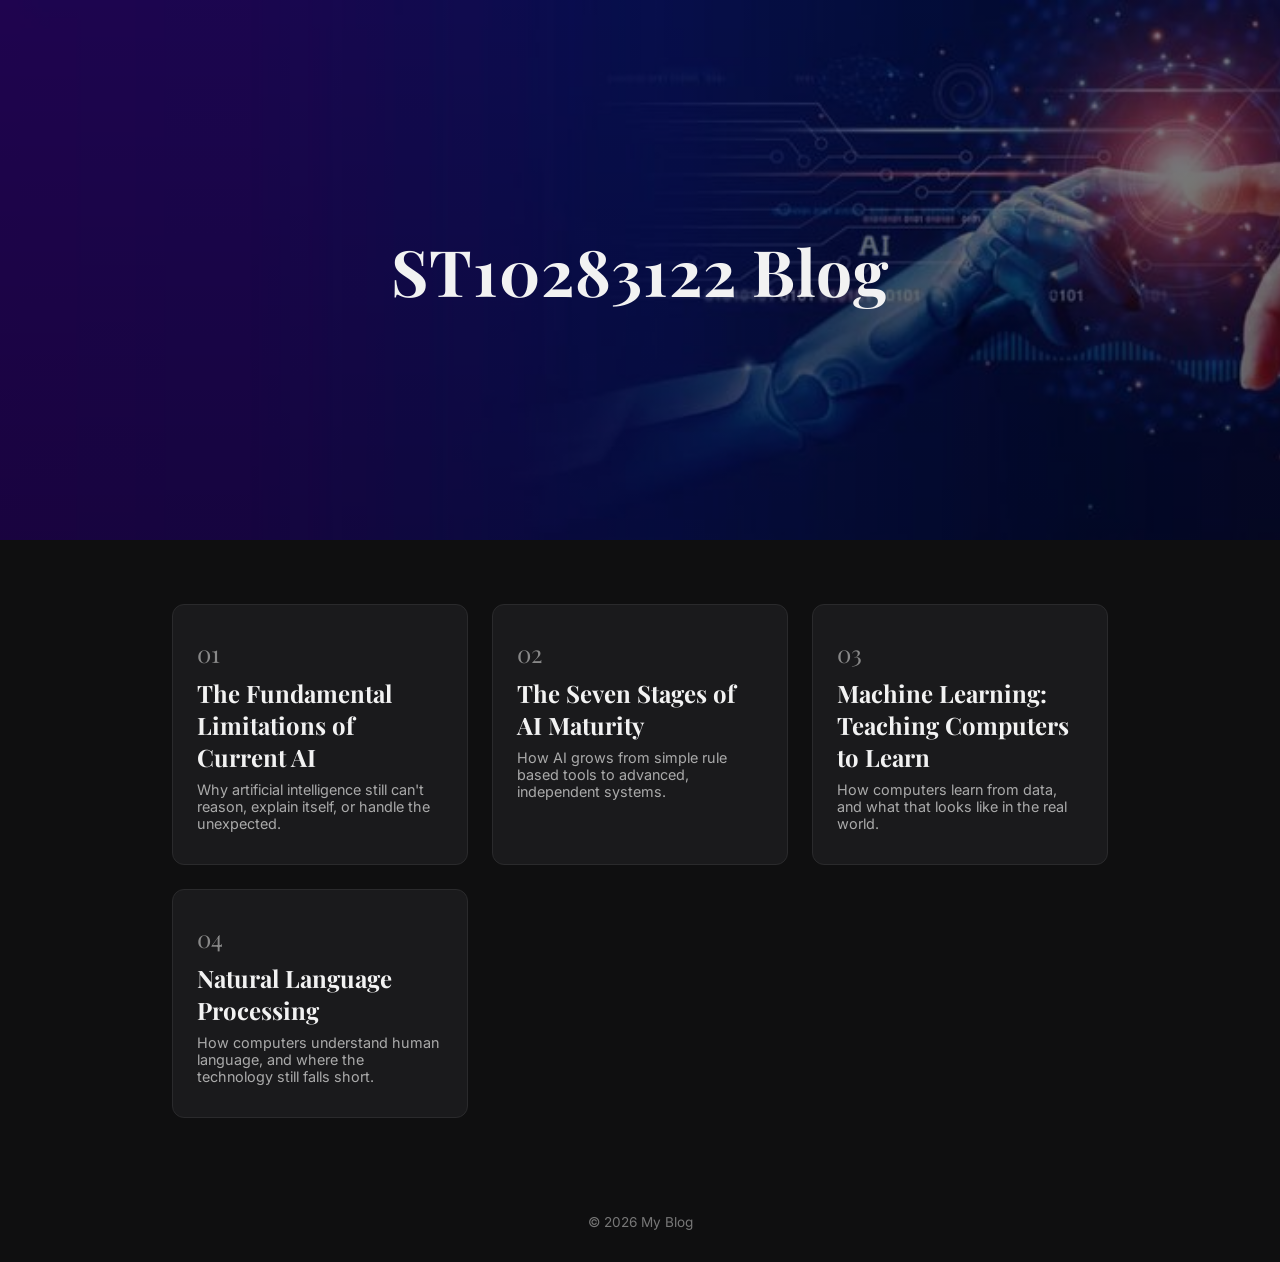
<file: index.html>
<!DOCTYPE html>
<html lang="en">
<head>
<meta charset="UTF-8">
<meta name="viewport" content="width=device-width, initial-scale=1.0">
<title>My Blog</title>
<link rel="stylesheet" href="style.css">
<link rel="preconnect" href="https://fonts.googleapis.com">
<link href="https://fonts.googleapis.com/css2?family=Playfair+Display:wght@600;700&family=Inter:wght@400;500&display=swap" rel="stylesheet">
</head>
<body>

<header class="hero">
<div class="hero-overlay">
<h1>ST10283122 Blog</h1>
</div>
</header>

<main class="posts-grid">
<a class="post-card" href="posts/post1.html">
<span class="post-number">01</span>
<h2>The Fundamental Limitations of Current AI</h2>
<p>Why artificial intelligence still can't reason, explain itself, or handle the unexpected.</p>
</a>
<a class="post-card" href="posts/post2.html">
<span class="post-number">02</span>
<h2>The Seven Stages of AI Maturity</h2>
<p>How AI grows from simple rule based tools to advanced, independent systems.</p>
</a>
<a class="post-card" href="posts/post3.html">
<span class="post-number">03</span>
<h2>Machine Learning: Teaching Computers to Learn</h2>
<p>How computers learn from data, and what that looks like in the real world.</p>
</a>
<a class="post-card" href="posts/post4.html">
<span class="post-number">04</span>
<h2>Natural Language Processing</h2>
<p>How computers understand human language, and where the technology still falls short.</p>
</a>
</main>

<footer>
<p>&copy; 2026 My Blog</p>
</footer>

</body>
</html>
</file>
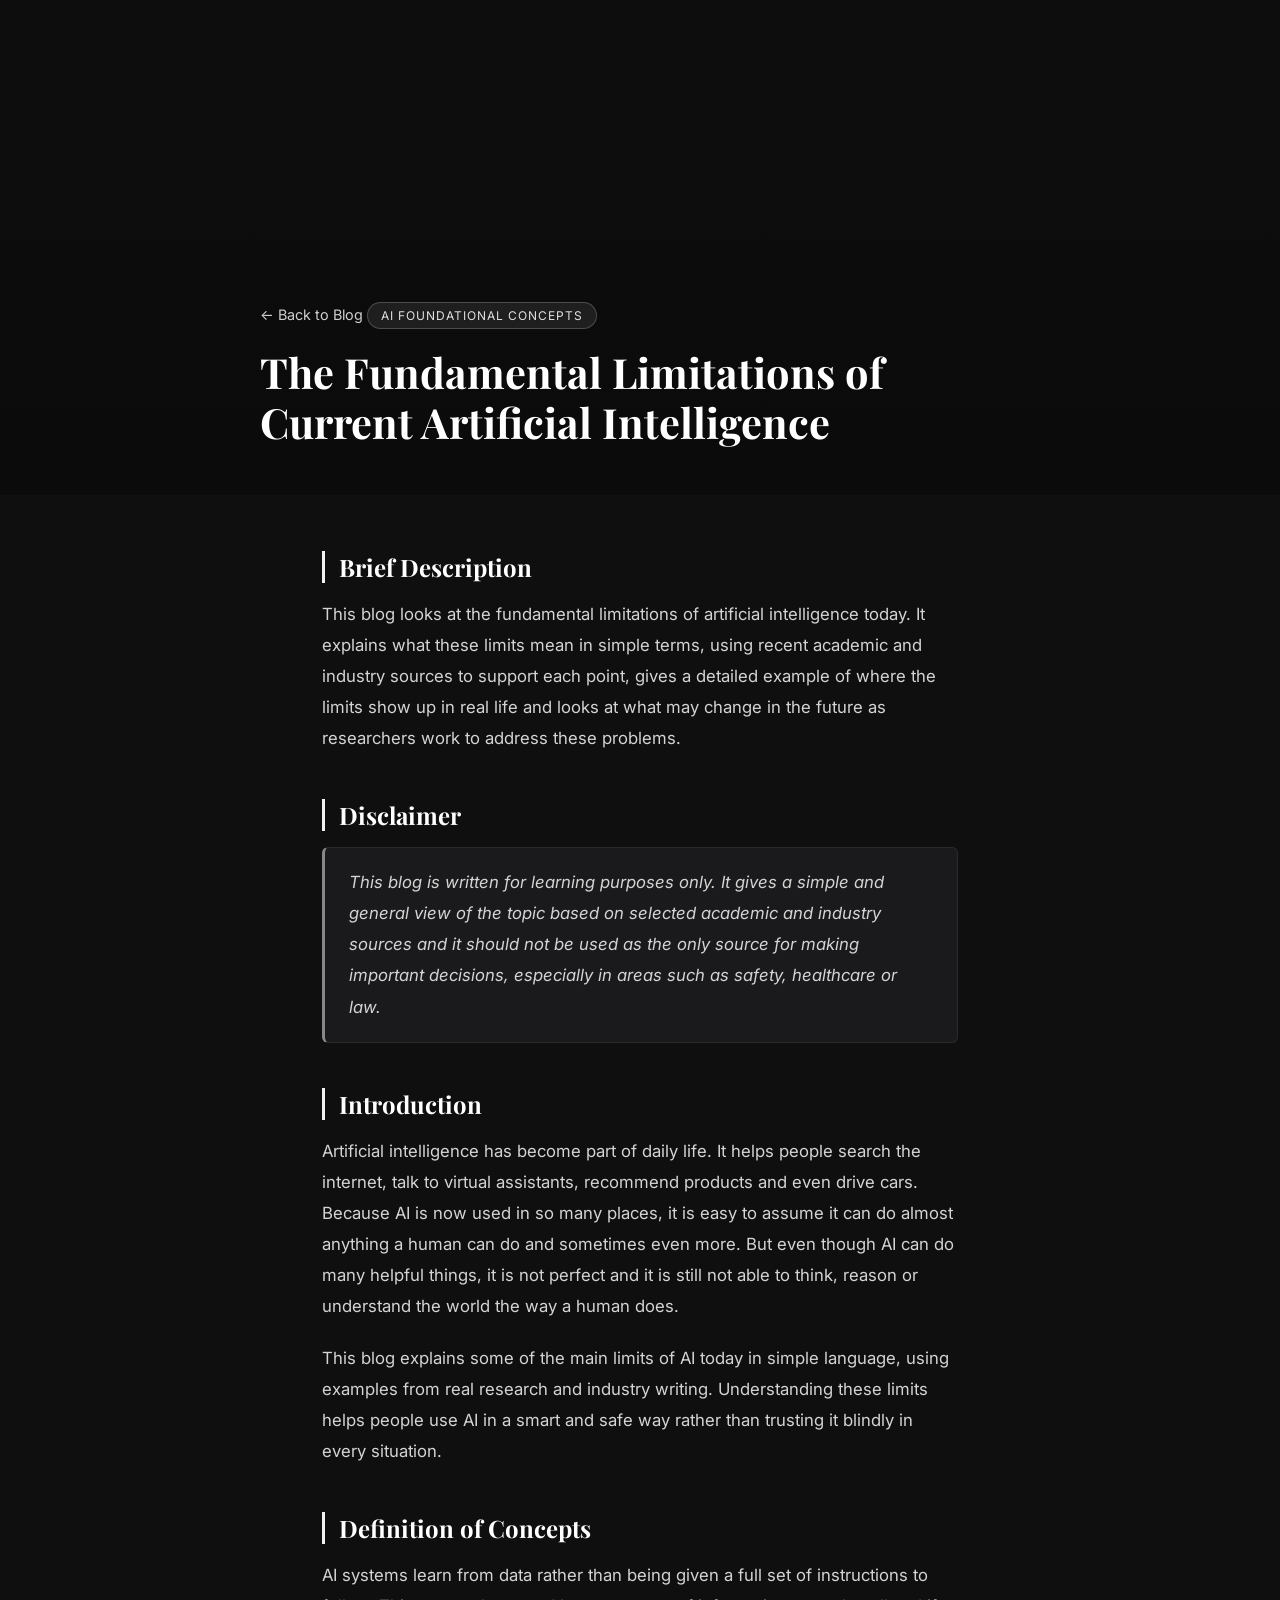
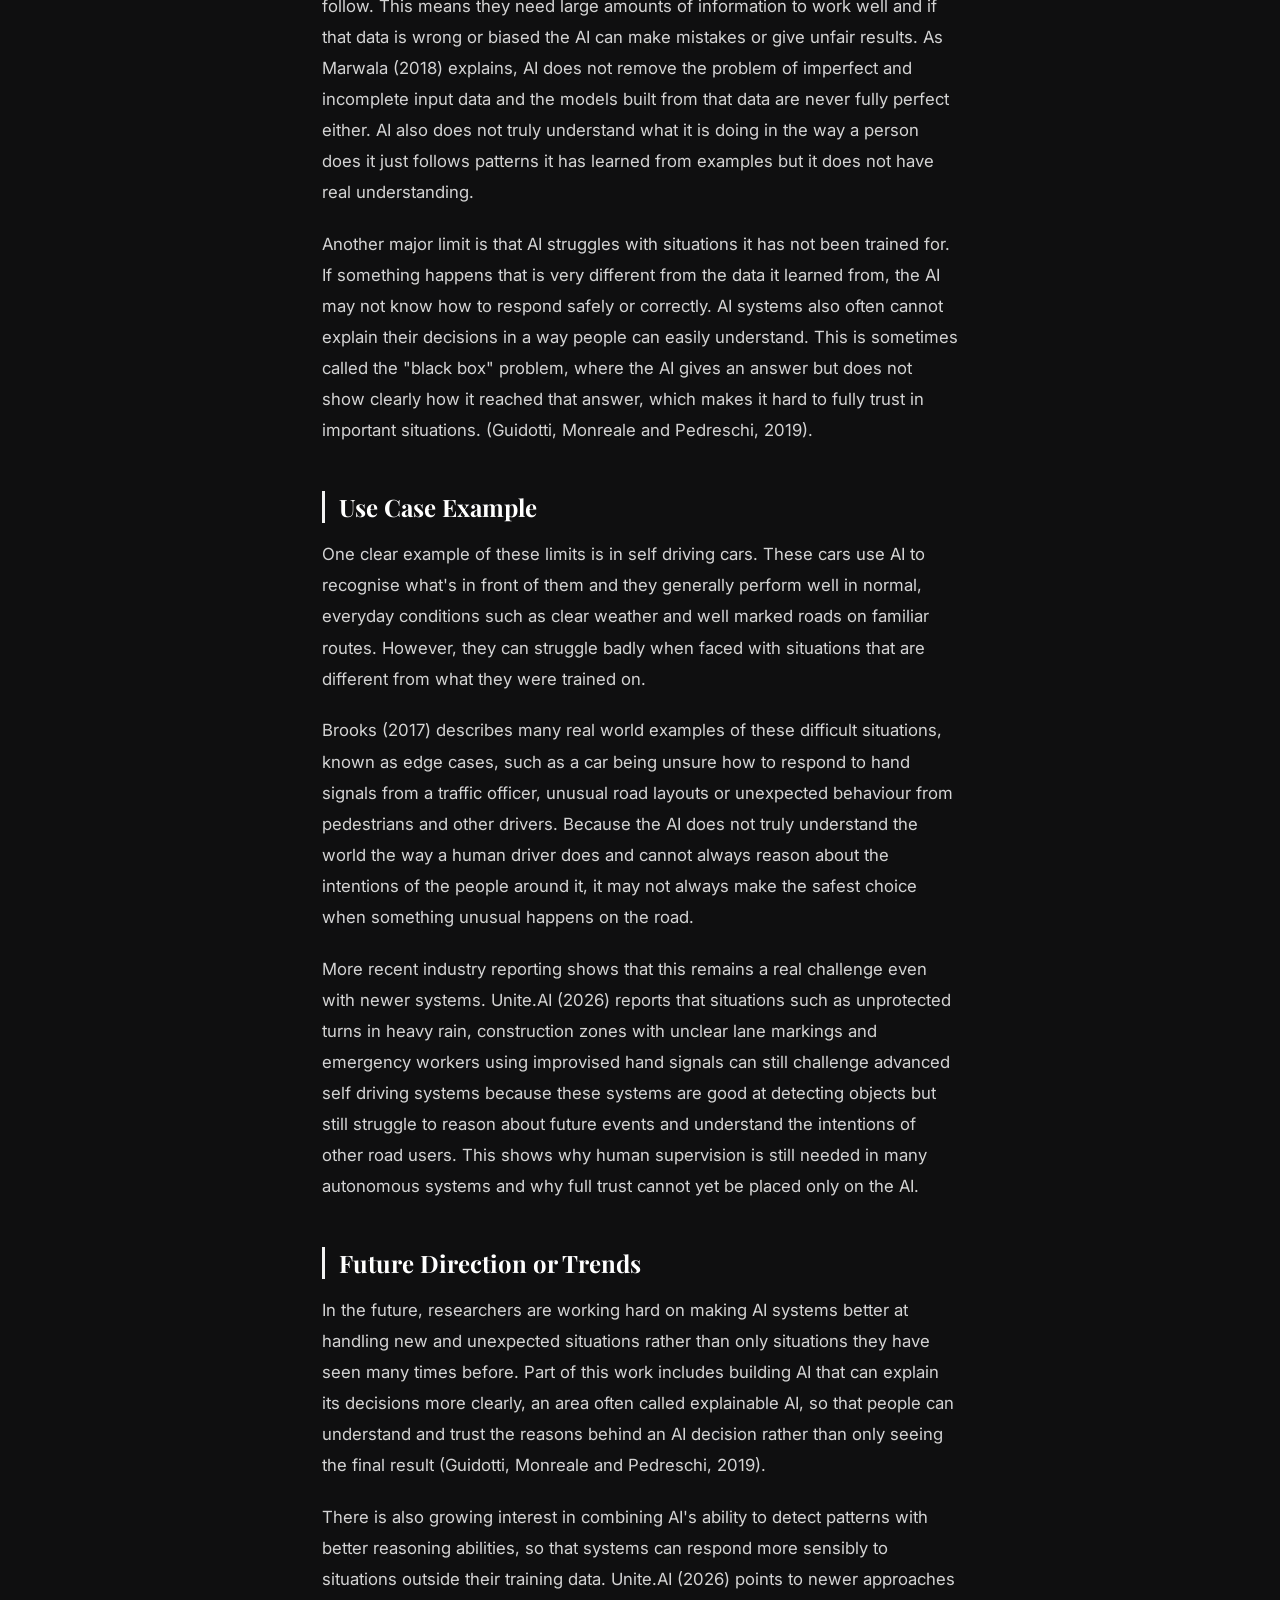
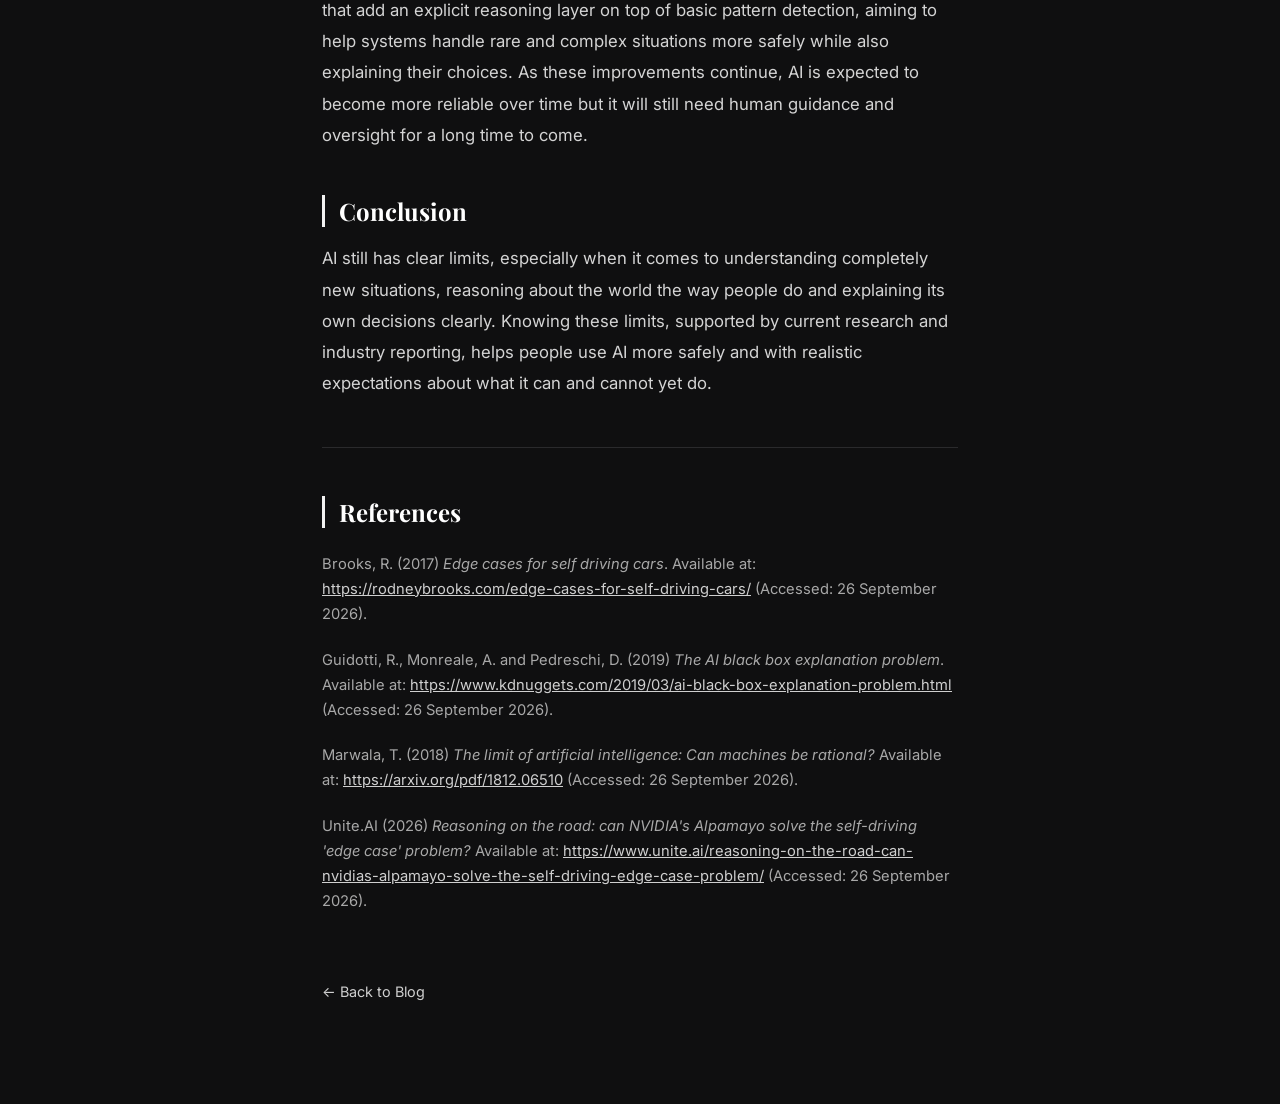
<file: posts/post1.html>
<!DOCTYPE html>
<html lang="en">
<head>
<meta charset="UTF-8">
<meta name="viewport" content="width=device-width, initial-scale=1.0">
<title>The Fundamental Limitations of Current Artificial Intelligence | My Blog</title>
<link rel="stylesheet" href="../style.css">
<link rel="preconnect" href="https://fonts.googleapis.com">
<link href="https://fonts.googleapis.com/css2?family=Playfair+Display:wght@600;700&family=Inter:wght@400;500&display=swap" rel="stylesheet">
<style>

  .article-hero {
    position: relative;
    height: 55vh;
    min-height: 380px;
    background: linear-gradient(rgba(10,10,11,0.35), rgba(10,10,11,0.85)),
                url('https://images.unsplash.com/photo-1535378620166-273708d44e4c?auto=format&fit=crop&w=2000&q=80') center/cover no-repeat;
    display: flex;
    align-items: flex-end;
    padding: 3rem 2rem;
  }

  .article-hero-inner {
    max-width: 760px;
    margin: 0 auto;
    width: 100%;
  }

  .back-link {
    color: #cfcfcf;
    text-decoration: none;
    font-size: 0.9rem;
    display: inline-block;
    margin-bottom: 1.5rem;
    transition: color 0.2s ease;
  }
  .back-link:hover { color: #fff; }

  .article-tag {
    display: inline-block;
    background: rgba(255,255,255,0.08);
    border: 1px solid rgba(255,255,255,0.2);
    color: #e0e0e0;
    font-size: 0.75rem;
    letter-spacing: 1px;
    text-transform: uppercase;
    padding: 0.3rem 0.8rem;
    border-radius: 999px;
    margin-bottom: 1rem;
  }

  .article-hero h1 {
    font-family: 'Playfair Display', serif;
    font-size: 2.6rem;
    line-height: 1.2;
    color: #fff;
    max-width: 700px;
  }

  .article-body {
    max-width: 700px;
    margin: 0 auto;
    padding: 3.5rem 2rem 5rem;
  }

  .article-body h2 {
    font-family: 'Playfair Display', serif;
    font-size: 1.5rem;
    margin-top: 2.8rem;
    margin-bottom: 1rem;
    color: #fff;
    border-left: 3px solid #f2f2f2;
    padding-left: 0.9rem;
  }

  .article-body h2:first-of-type {
    margin-top: 0;
  }

  .article-body p {
    font-size: 1.05rem;
    line-height: 1.85;
    color: #d4d4d4;
    margin-bottom: 1.3rem;
  }

  .disclaimer-box {
    background: #1a1a1c;
    border: 1px solid #2a2a2c;
    border-left: 3px solid #888;
    border-radius: 6px;
    padding: 1.2rem 1.5rem;
    font-size: 0.95rem;
    color: #b5b5b5;
    font-style: italic;
  }

  .references-box {
    margin-top: 1rem;
    padding-top: 0.5rem;
  }

  .references-box p {
    font-size: 0.92rem;
    color: #a8a8a8;
    line-height: 1.7;
    word-break: break-word;
  }

  .references-box a {
    color: #cfcfcf;
  }

  hr.divider {
    border: none;
    border-top: 1px solid #2a2a2c;
    margin: 3rem 0;
  }
</style>
</head>
<body>

<div class="article-hero">
  <div class="article-hero-inner">
    <a class="back-link" href="../index.html">&larr; Back to Blog</a>
    <span class="article-tag">AI Foundational Concepts</span>
    <h1>The Fundamental Limitations of Current Artificial Intelligence</h1>
  </div>
</div>

<main class="article-body">

  <h2>Brief Description</h2>
  <p>This blog looks at the fundamental limitations of artificial intelligence today. It explains what these limits mean in simple terms, using recent academic and industry sources to support each point, gives a detailed example of where the limits show up in real life and looks at what may change in the future as researchers work to address these problems.</p>

  <h2>Disclaimer</h2>
  <div class="disclaimer-box">
    <p style="margin-bottom:0;">This blog is written for learning purposes only. It gives a simple and general view of the topic based on selected academic and industry sources and it should not be used as the only source for making important decisions, especially in areas such as safety, healthcare or law.</p>
  </div>

  <h2>Introduction</h2>
  <p>Artificial intelligence has become part of daily life. It helps people search the internet, talk to virtual assistants, recommend products and even drive cars. Because AI is now used in so many places, it is easy to assume it can do almost anything a human can do and sometimes even more. But even though AI can do many helpful things, it is not perfect and it is still not able to think, reason or understand the world the way a human does.</p>
  <p>This blog explains some of the main limits of AI today in simple language, using examples from real research and industry writing. Understanding these limits helps people use AI in a smart and safe way rather than trusting it blindly in every situation.</p>

  <h2>Definition of Concepts</h2>
  <p>AI systems learn from data rather than being given a full set of instructions to follow. This means they need large amounts of information to work well and if that data is wrong or biased the AI can make mistakes or give unfair results. As Marwala (2018) explains, AI does not remove the problem of imperfect and incomplete input data and the models built from that data are never fully perfect either. AI also does not truly understand what it is doing in the way a person does it just follows patterns it has learned from examples but it does not have real understanding.</p>
  <p>Another major limit is that AI struggles with situations it has not been trained for. If something happens that is very different from the data it learned from, the AI may not know how to respond safely or correctly. AI systems also often cannot explain their decisions in a way people can easily understand. This is sometimes called the "black box" problem, where the AI gives an answer but does not show clearly how it reached that answer, which makes it hard to fully trust in important situations. (Guidotti, Monreale and Pedreschi, 2019).</p>

  <h2>Use Case Example</h2>
  <p>One clear example of these limits is in self driving cars. These cars use AI to recognise what's in front of them and they generally perform well in normal, everyday conditions such as clear weather and well marked roads on familiar routes. However, they can struggle badly when faced with situations that are different from what they were trained on.</p>
  <p>Brooks (2017) describes many real world examples of these difficult situations, known as edge cases, such as a car being unsure how to respond to hand signals from a traffic officer, unusual road layouts or unexpected behaviour from pedestrians and other drivers. Because the AI does not truly understand the world the way a human driver does and cannot always reason about the intentions of the people around it, it may not always make the safest choice when something unusual happens on the road.</p>
  <p>More recent industry reporting shows that this remains a real challenge even with newer systems. Unite.AI (2026) reports that situations such as unprotected turns in heavy rain, construction zones with unclear lane markings and emergency workers using improvised hand signals can still challenge advanced self driving systems because these systems are good at detecting objects but still struggle to reason about future events and understand the intentions of other road users. This shows why human supervision is still needed in many autonomous systems and why full trust cannot yet be placed only on the AI.</p>

  <h2>Future Direction or Trends</h2>
  <p>In the future, researchers are working hard on making AI systems better at handling new and unexpected situations rather than only situations they have seen many times before. Part of this work includes building AI that can explain its decisions more clearly, an area often called explainable AI, so that people can understand and trust the reasons behind an AI decision rather than only seeing the final result (Guidotti, Monreale and Pedreschi, 2019).</p>
  <p>There is also growing interest in combining AI's ability to detect patterns with better reasoning abilities, so that systems can respond more sensibly to situations outside their training data. Unite.AI (2026) points to newer approaches that add an explicit reasoning layer on top of basic pattern detection, aiming to help systems handle rare and complex situations more safely while also explaining their choices. As these improvements continue, AI is expected to become more reliable over time but it will still need human guidance and oversight for a long time to come.</p>

  <h2>Conclusion</h2>
  <p>AI still has clear limits, especially when it comes to understanding completely new situations, reasoning about the world the way people do and explaining its own decisions clearly. Knowing these limits, supported by current research and industry reporting, helps people use AI more safely and with realistic expectations about what it can and cannot yet do.</p>

  <hr class="divider">

  <h2>References</h2>
  <div class="references-box">
    <p>Brooks, R. (2017) <em>Edge cases for self driving cars</em>. Available at: <a href="https://rodneybrooks.com/edge-cases-for-self-driving-cars/" target="_blank" rel="noopener">https://rodneybrooks.com/edge-cases-for-self-driving-cars/</a> (Accessed: 26 September 2026).</p>
    <p>Guidotti, R., Monreale, A. and Pedreschi, D. (2019) <em>The AI black box explanation problem</em>. Available at: <a href="https://www.kdnuggets.com/2019/03/ai-black-box-explanation-problem.html" target="_blank" rel="noopener">https://www.kdnuggets.com/2019/03/ai-black-box-explanation-problem.html</a> (Accessed: 26 September 2026).</p>
    <p>Marwala, T. (2018) <em>The limit of artificial intelligence: Can machines be rational?</em> Available at: <a href="https://arxiv.org/pdf/1812.06510" target="_blank" rel="noopener">https://arxiv.org/pdf/1812.06510</a> (Accessed: 26 September 2026).</p>
    <p>Unite.AI (2026) <em>Reasoning on the road: can NVIDIA's Alpamayo solve the self-driving 'edge case' problem?</em> Available at: <a href="https://www.unite.ai/reasoning-on-the-road-can-nvidias-alpamayo-solve-the-self-driving-edge-case-problem/" target="_blank" rel="noopener">https://www.unite.ai/reasoning-on-the-road-can-nvidias-alpamayo-solve-the-self-driving-edge-case-problem/</a> (Accessed: 26 September 2026).</p>
  </div>

  <a class="back-link" href="../index.html" style="margin-top:3rem; display:inline-block;">&larr; Back to Blog</a>

</main>

</body>
</html>
</file>
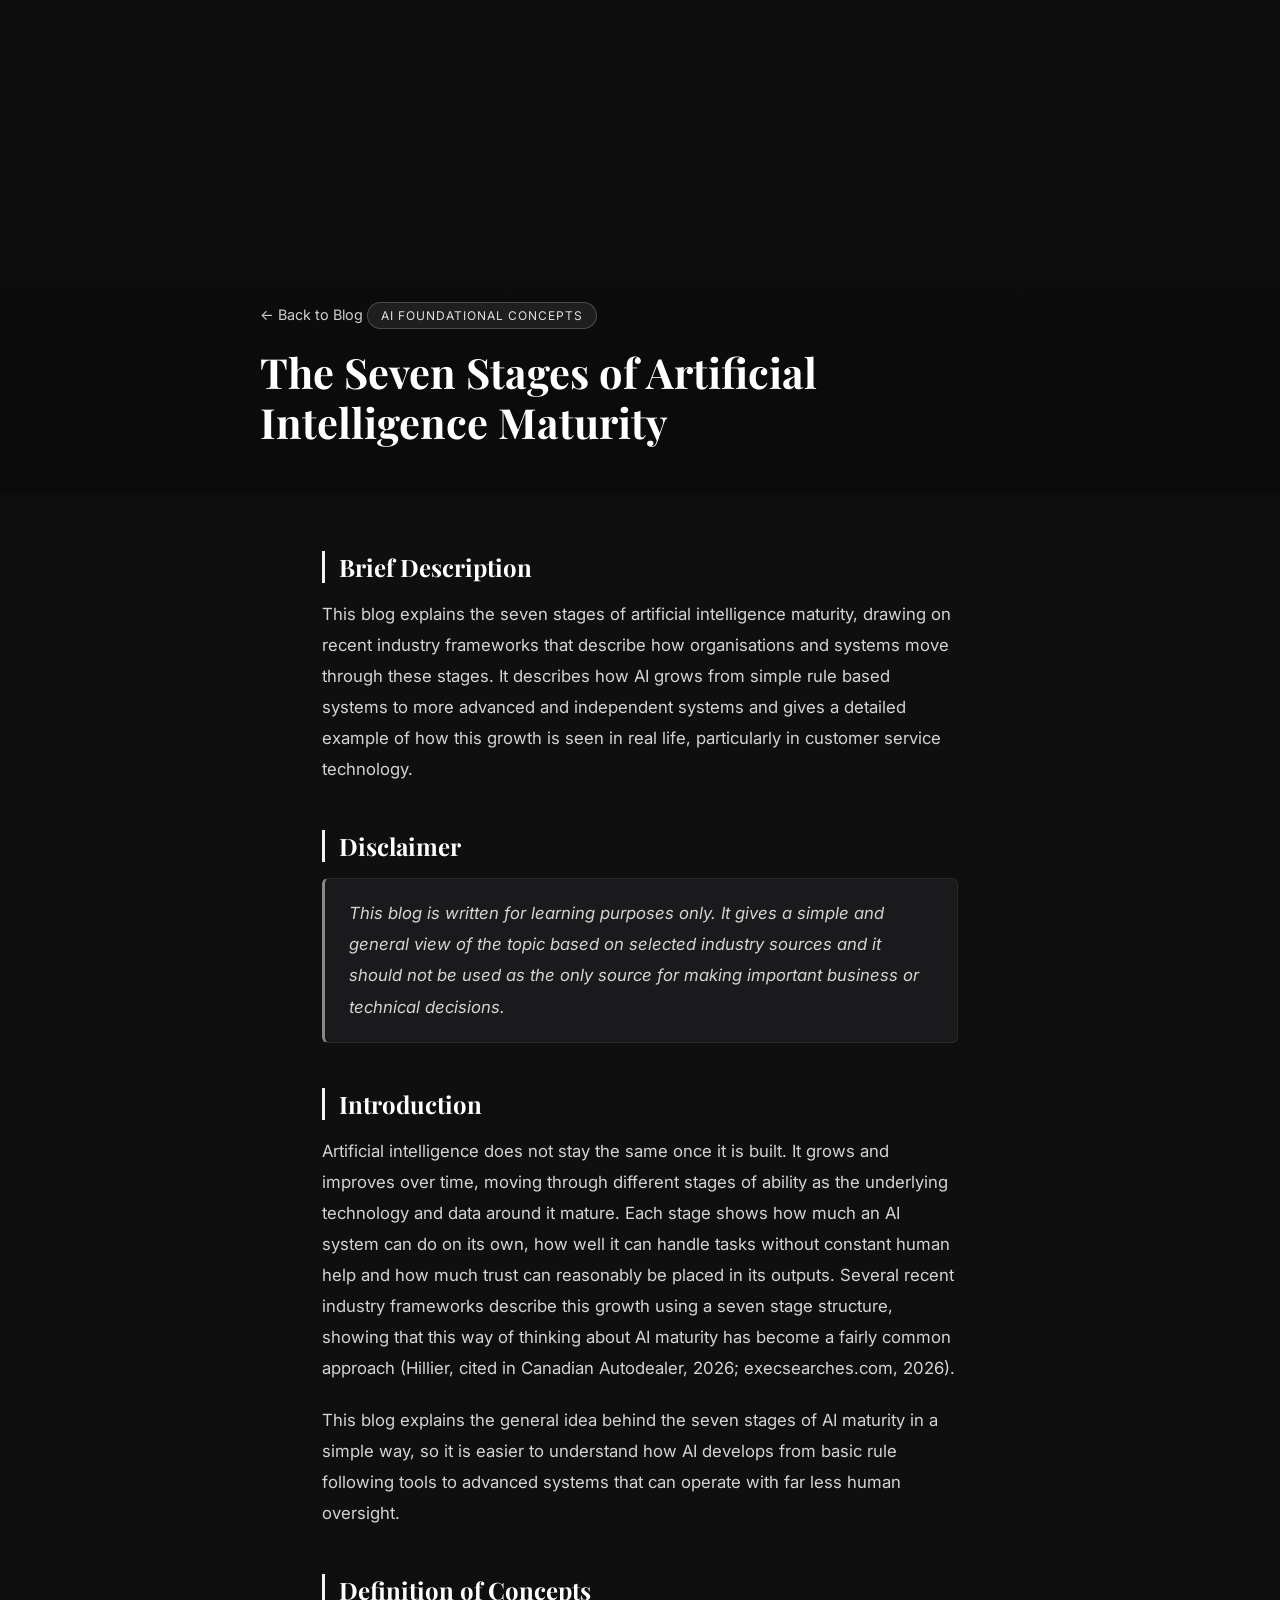
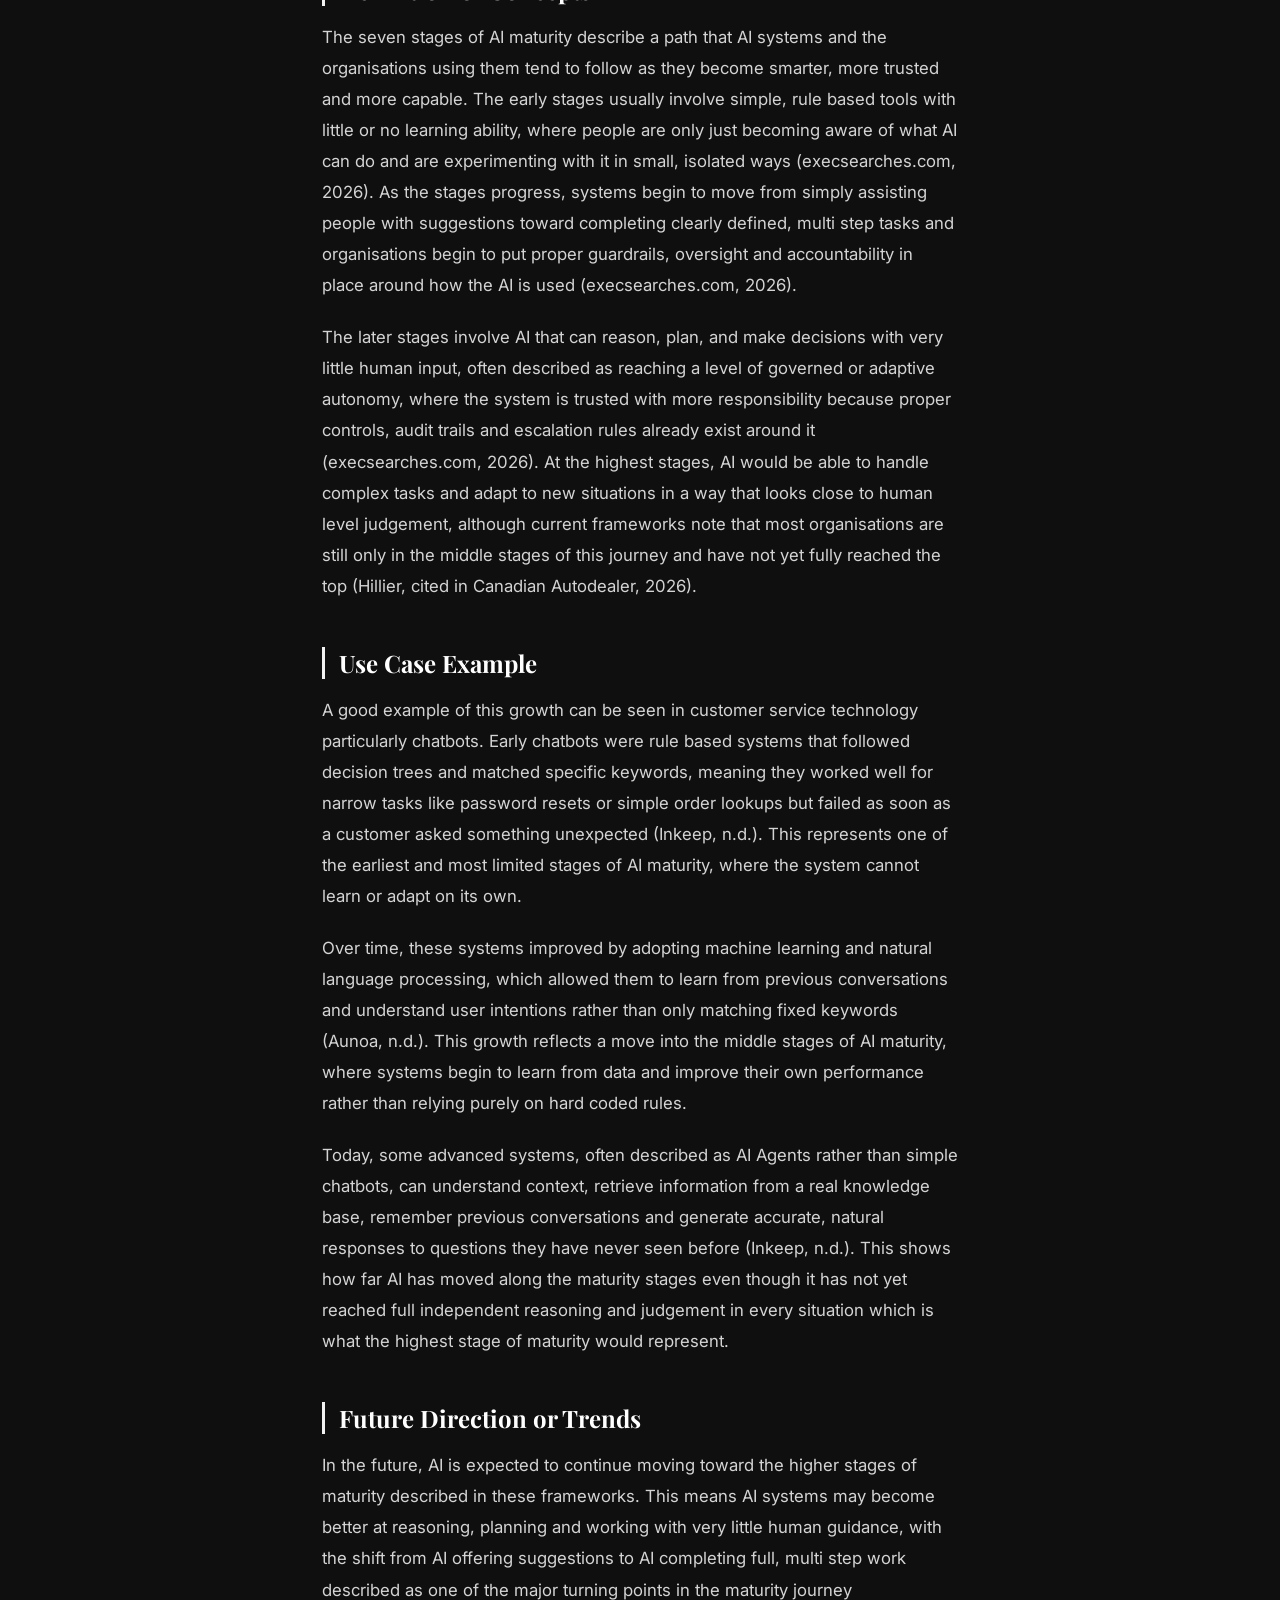
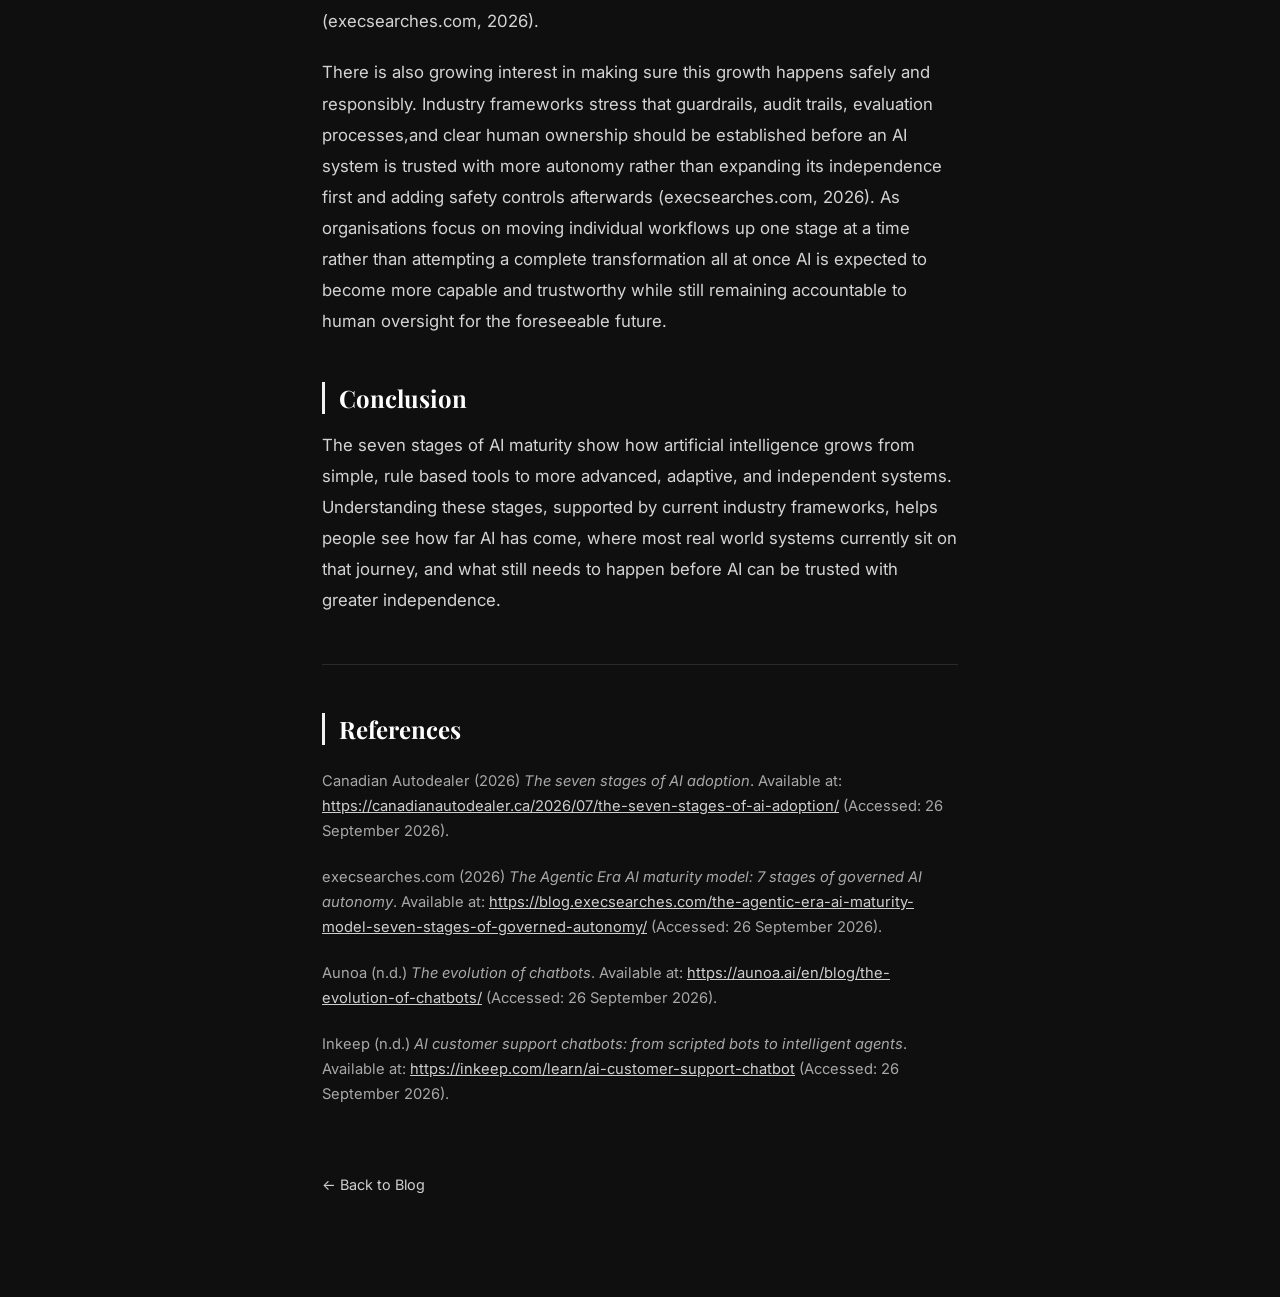
<file: posts/post2.html>
<!DOCTYPE html>
<html lang="en">
<head>
<meta charset="UTF-8">
<meta name="viewport" content="width=device-width, initial-scale=1.0">
<title>The Seven Stages of Artificial Intelligence Maturity | My Blog</title>
<link rel="stylesheet" href="../style.css">
<link rel="preconnect" href="https://fonts.googleapis.com">
<link href="https://fonts.googleapis.com/css2?family=Playfair+Display:wght@600;700&family=Inter:wght@400;500&display=swap" rel="stylesheet">
<style>

  .article-hero {
    position: relative;
    height: 55vh;
    min-height: 380px;
    background: linear-gradient(rgba(10,10,11,0.35), rgba(10,10,11,0.85)),
                url('https://images.unsplash.com/photo-1507097489474-c9212a8f8597?auto=format&fit=crop&w=2000&q=80') center/cover no-repeat;
    display: flex;
    align-items: flex-end;
    padding: 3rem 2rem;
  }

  .article-hero-inner {
    max-width: 760px;
    margin: 0 auto;
    width: 100%;
  }

  .back-link {
    color: #cfcfcf;
    text-decoration: none;
    font-size: 0.9rem;
    display: inline-block;
    margin-bottom: 1.5rem;
    transition: color 0.2s ease;
  }
  .back-link:hover { color: #fff; }

  .article-tag {
    display: inline-block;
    background: rgba(255,255,255,0.08);
    border: 1px solid rgba(255,255,255,0.2);
    color: #e0e0e0;
    font-size: 0.75rem;
    letter-spacing: 1px;
    text-transform: uppercase;
    padding: 0.3rem 0.8rem;
    border-radius: 999px;
    margin-bottom: 1rem;
  }

  .article-hero h1 {
    font-family: 'Playfair Display', serif;
    font-size: 2.6rem;
    line-height: 1.2;
    color: #fff;
    max-width: 700px;
  }

  .article-body {
    max-width: 700px;
    margin: 0 auto;
    padding: 3.5rem 2rem 5rem;
  }

  .article-body h2 {
    font-family: 'Playfair Display', serif;
    font-size: 1.5rem;
    margin-top: 2.8rem;
    margin-bottom: 1rem;
    color: #fff;
    border-left: 3px solid #f2f2f2;
    padding-left: 0.9rem;
  }

  .article-body h2:first-of-type {
    margin-top: 0;
  }

  .article-body p {
    font-size: 1.05rem;
    line-height: 1.85;
    color: #d4d4d4;
    margin-bottom: 1.3rem;
  }

  .disclaimer-box {
    background: #1a1a1c;
    border: 1px solid #2a2a2c;
    border-left: 3px solid #888;
    border-radius: 6px;
    padding: 1.2rem 1.5rem;
    font-size: 0.95rem;
    color: #b5b5b5;
    font-style: italic;
  }

  .references-box {
    margin-top: 1rem;
    padding-top: 0.5rem;
  }

  .references-box p {
    font-size: 0.92rem;
    color: #a8a8a8;
    line-height: 1.7;
    word-break: break-word;
  }

  .references-box a {
    color: #cfcfcf;
  }

  hr.divider {
    border: none;
    border-top: 1px solid #2a2a2c;
    margin: 3rem 0;
  }
</style>
</head>
<body>

<div class="article-hero">
  <div class="article-hero-inner">
    <a class="back-link" href="../index.html">&larr; Back to Blog</a>
    <span class="article-tag">AI Foundational Concepts</span>
    <h1>The Seven Stages of Artificial Intelligence Maturity</h1>
  </div>
</div>

<main class="article-body">

  <h2>Brief Description</h2>
  <p>This blog explains the seven stages of artificial intelligence maturity, drawing on recent industry frameworks that describe how organisations and systems move through these stages. It describes how AI grows from simple rule based systems to more advanced and independent systems and gives a detailed example of how this growth is seen in real life, particularly in customer service technology.</p>

  <h2>Disclaimer</h2>
  <div class="disclaimer-box">
    <p style="margin-bottom:0;">This blog is written for learning purposes only. It gives a simple and general view of the topic based on selected industry sources and it should not be used as the only source for making important business or technical decisions.</p>
  </div>

  <h2>Introduction</h2>
  <p>Artificial intelligence does not stay the same once it is built. It grows and improves over time, moving through different stages of ability as the underlying technology and data around it mature. Each stage shows how much an AI system can do on its own, how well it can handle tasks without constant human help and how much trust can reasonably be placed in its outputs. Several recent industry frameworks describe this growth using a seven stage structure, showing that this way of thinking about AI maturity has become a fairly common approach (Hillier, cited in Canadian Autodealer, 2026; execsearches.com, 2026).</p>
  <p>This blog explains the general idea behind the seven stages of AI maturity in a simple way, so it is easier to understand how AI develops from basic rule following tools to advanced systems that can operate with far less human oversight.</p>

  <h2>Definition of Concepts</h2>
  <p>The seven stages of AI maturity describe a path that AI systems and the organisations using them tend to follow as they become smarter, more trusted and more capable. The early stages usually involve simple, rule based tools with little or no learning ability, where people are only just becoming aware of what AI can do and are experimenting with it in small, isolated ways (execsearches.com, 2026). As the stages progress, systems begin to move from simply assisting people with suggestions toward completing clearly defined, multi step tasks and organisations begin to put proper guardrails, oversight and accountability in place around how the AI is used (execsearches.com, 2026).</p>
  <p>The later stages involve AI that can reason, plan, and make decisions with very little human input, often described as reaching a level of governed or adaptive autonomy, where the system is trusted with more responsibility because proper controls, audit trails and escalation rules already exist around it (execsearches.com, 2026). At the highest stages, AI would be able to handle complex tasks and adapt to new situations in a way that looks close to human level judgement, although current frameworks note that most organisations are still only in the middle stages of this journey and have not yet fully reached the top (Hillier, cited in Canadian Autodealer, 2026).</p>

  <h2>Use Case Example</h2>
  <p>A good example of this growth can be seen in customer service technology particularly chatbots. Early chatbots were rule based systems that followed decision trees and matched specific keywords, meaning they worked well for narrow tasks like password resets or simple order lookups but failed as soon as a customer asked something unexpected (Inkeep, n.d.). This represents one of the earliest and most limited stages of AI maturity, where the system cannot learn or adapt on its own.</p>
  <p>Over time, these systems improved by adopting machine learning and natural language processing, which allowed them to learn from previous conversations and understand user intentions rather than only matching fixed keywords (Aunoa, n.d.). This growth reflects a move into the middle stages of AI maturity, where systems begin to learn from data and improve their own performance rather than relying purely on hard coded rules.</p>
  <p>Today, some advanced systems, often described as AI Agents rather than simple chatbots, can understand context, retrieve information from a real knowledge base, remember previous conversations and generate accurate, natural responses to questions they have never seen before (Inkeep, n.d.). This shows how far AI has moved along the maturity stages even though it has not yet reached full independent reasoning and judgement in every situation which is what the highest stage of maturity would represent.</p>

  <h2>Future Direction or Trends</h2>
  <p>In the future, AI is expected to continue moving toward the higher stages of maturity described in these frameworks. This means AI systems may become better at reasoning, planning and working with very little human guidance, with the shift from AI offering suggestions to AI completing full, multi step work described as one of the major turning points in the maturity journey (execsearches.com, 2026).</p>
  <p>There is also growing interest in making sure this growth happens safely and responsibly. Industry frameworks stress that guardrails, audit trails, evaluation processes,and clear human ownership should be established before an AI system is trusted with more autonomy rather than expanding its independence first and adding safety controls afterwards (execsearches.com, 2026). As organisations focus on moving individual workflows up one stage at a time rather than attempting a complete transformation all at once AI is expected to become more capable and trustworthy while still remaining accountable to human oversight for the foreseeable future.</p>

  <h2>Conclusion</h2>
  <p>The seven stages of AI maturity show how artificial intelligence grows from simple, rule based tools to more advanced, adaptive, and independent systems. Understanding these stages, supported by current industry frameworks, helps people see how far AI has come, where most real world systems currently sit on that journey, and what still needs to happen before AI can be trusted with greater independence.</p>

  <hr class="divider">

  <h2>References</h2>
  <div class="references-box">
    <p>Canadian Autodealer (2026) <em>The seven stages of AI adoption</em>. Available at: <a href="https://canadianautodealer.ca/2026/07/the-seven-stages-of-ai-adoption/" target="_blank" rel="noopener">https://canadianautodealer.ca/2026/07/the-seven-stages-of-ai-adoption/</a> (Accessed: 26 September 2026).</p>
    <p>execsearches.com (2026) <em>The Agentic Era AI maturity model: 7 stages of governed AI autonomy</em>. Available at: <a href="https://blog.execsearches.com/the-agentic-era-ai-maturity-model-seven-stages-of-governed-autonomy/" target="_blank" rel="noopener">https://blog.execsearches.com/the-agentic-era-ai-maturity-model-seven-stages-of-governed-autonomy/</a> (Accessed: 26 September 2026).</p>
    <p>Aunoa (n.d.) <em>The evolution of chatbots</em>. Available at: <a href="https://aunoa.ai/en/blog/the-evolution-of-chatbots/" target="_blank" rel="noopener">https://aunoa.ai/en/blog/the-evolution-of-chatbots/</a> (Accessed: 26 September 2026).</p>
    <p>Inkeep (n.d.) <em>AI customer support chatbots: from scripted bots to intelligent agents</em>. Available at: <a href="https://inkeep.com/learn/ai-customer-support-chatbot" target="_blank" rel="noopener">https://inkeep.com/learn/ai-customer-support-chatbot</a> (Accessed: 26 September 2026).</p>
  </div>

  <a class="back-link" href="../index.html" style="margin-top:3rem; display:inline-block;">&larr; Back to Blog</a>

</main>

</body>
</html>
</file>
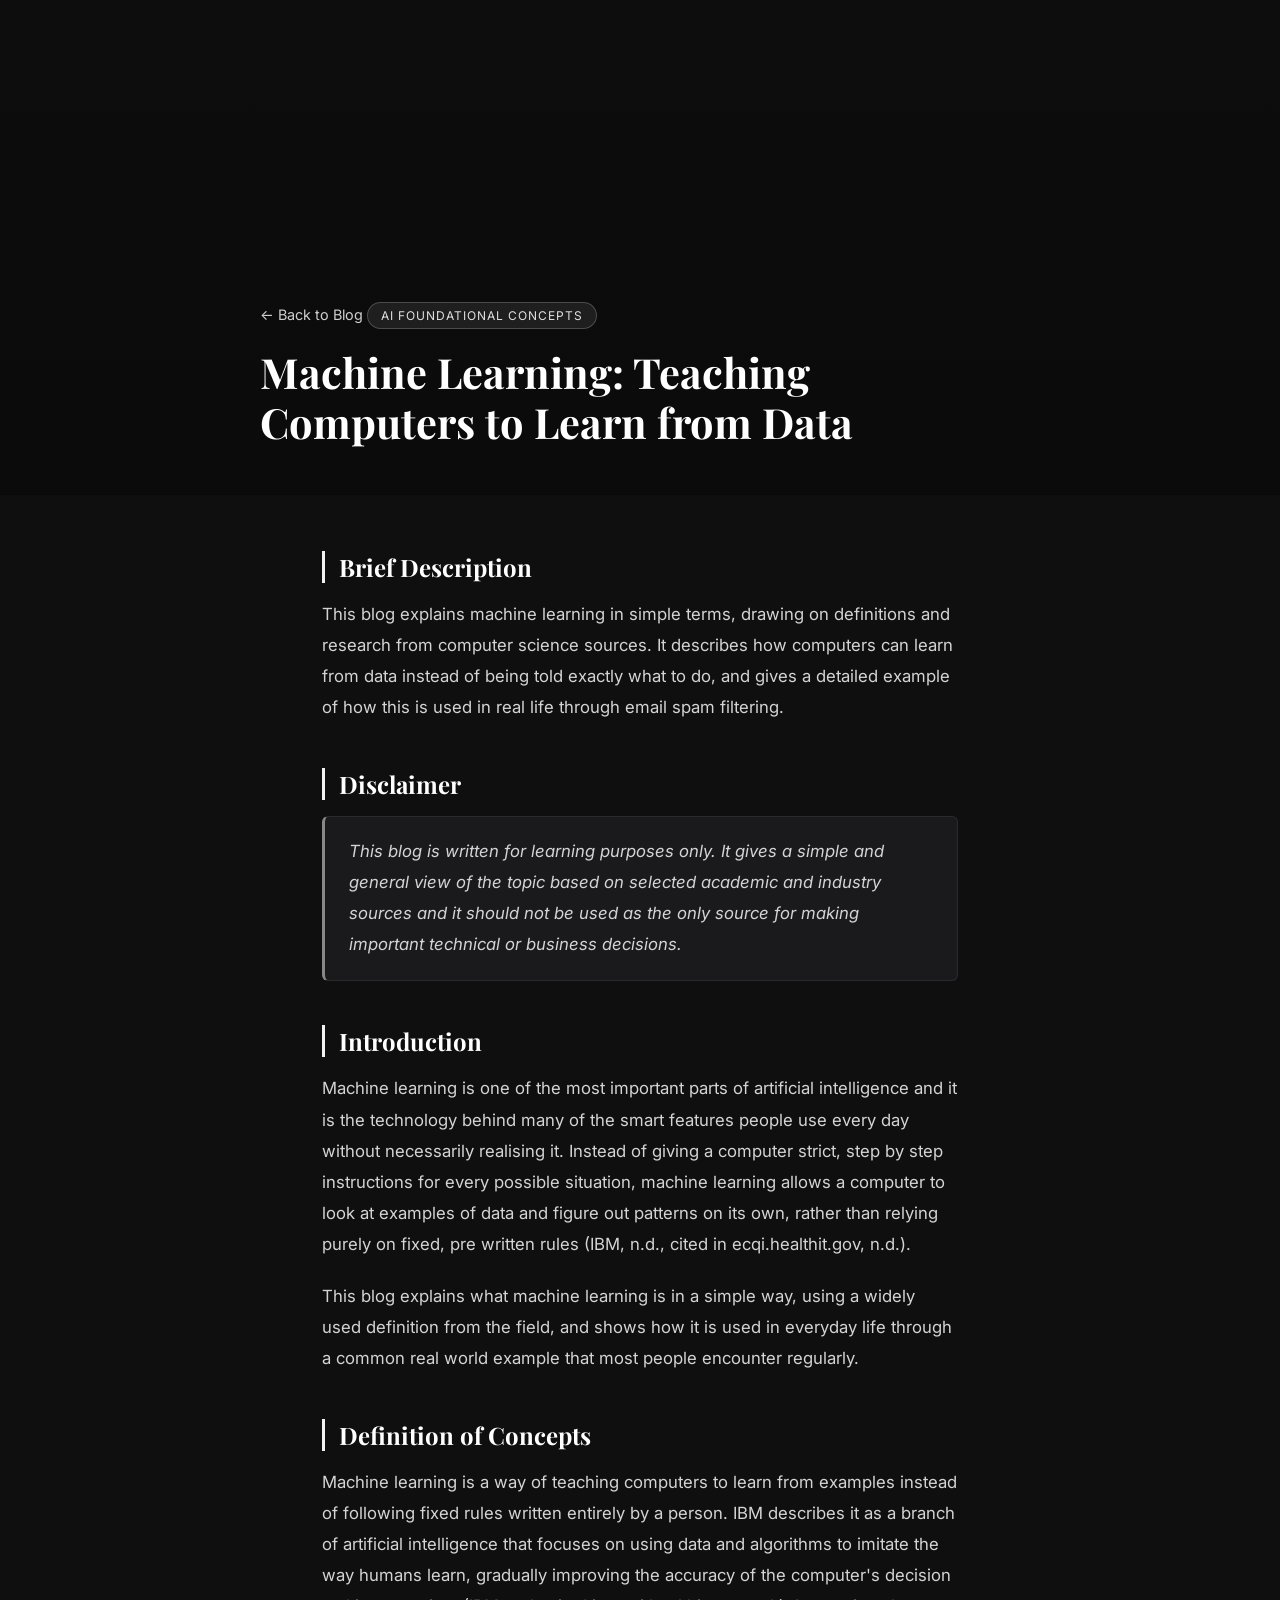
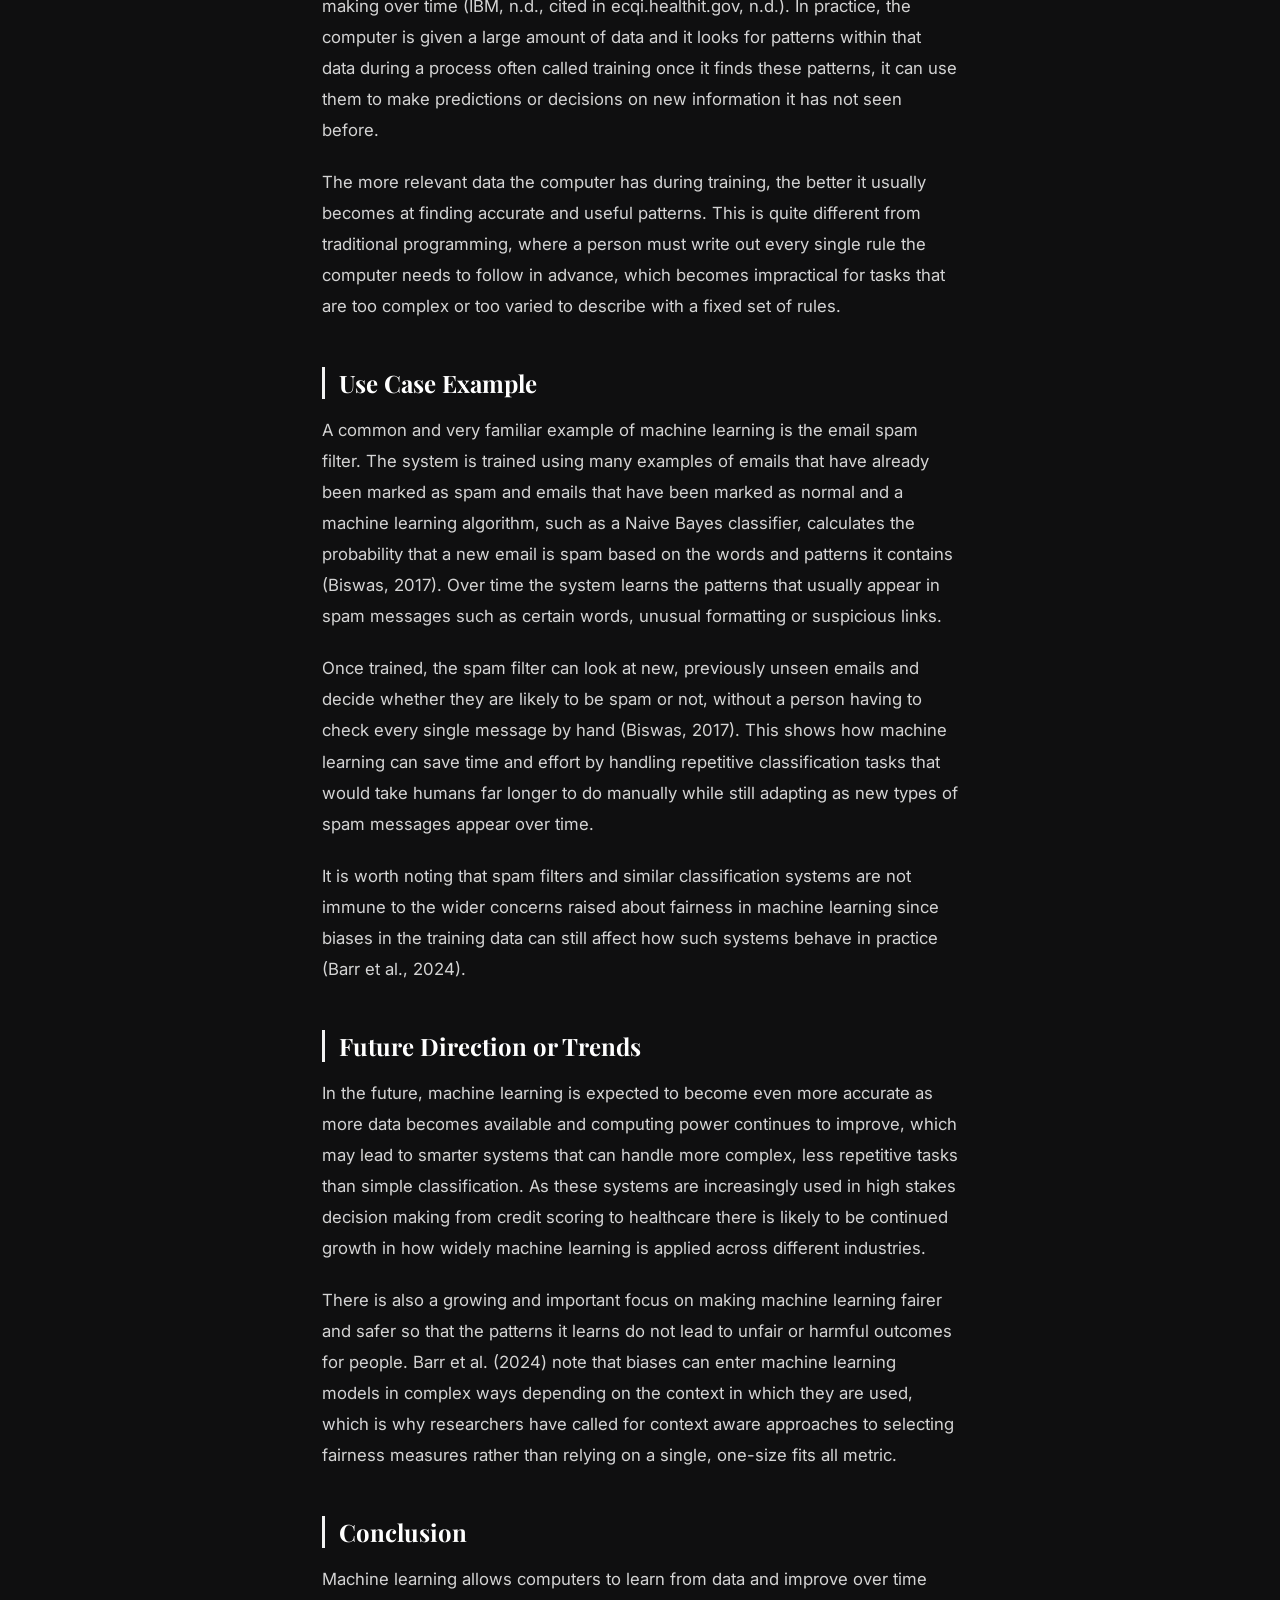
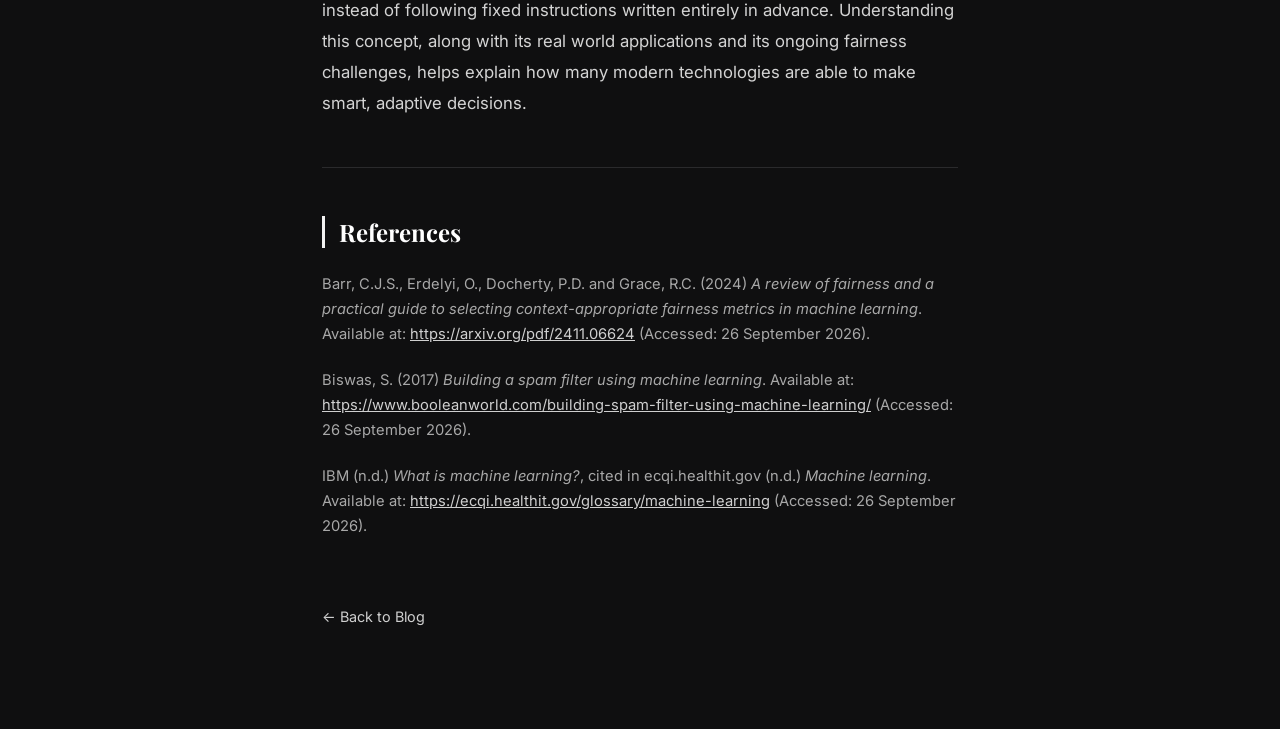
<file: posts/post3.html>
<!DOCTYPE html>
<html lang="en">
<head>
<meta charset="UTF-8">
<meta name="viewport" content="width=device-width, initial-scale=1.0">
<title>Machine Learning: Teaching Computers to Learn from Data | My Blog</title>
<link rel="stylesheet" href="../style.css">
<link rel="preconnect" href="https://fonts.googleapis.com">
<link href="https://fonts.googleapis.com/css2?family=Playfair+Display:wght@600;700&family=Inter:wght@400;500&display=swap" rel="stylesheet">
<style>

  .article-hero {
    position: relative;
    height: 55vh;
    min-height: 380px;
    background: linear-gradient(rgba(10,10,11,0.35), rgba(10,10,11,0.85)),
                url('https://images.unsplash.com/photo-1644088379091-d574269d422f?auto=format&fit=crop&w=2000&q=80') center/cover no-repeat;
    display: flex;
    align-items: flex-end;
    padding: 3rem 2rem;
  }

  .article-hero-inner {
    max-width: 760px;
    margin: 0 auto;
    width: 100%;
  }

  .back-link {
    color: #cfcfcf;
    text-decoration: none;
    font-size: 0.9rem;
    display: inline-block;
    margin-bottom: 1.5rem;
    transition: color 0.2s ease;
  }
  .back-link:hover { color: #fff; }

  .article-tag {
    display: inline-block;
    background: rgba(255,255,255,0.08);
    border: 1px solid rgba(255,255,255,0.2);
    color: #e0e0e0;
    font-size: 0.75rem;
    letter-spacing: 1px;
    text-transform: uppercase;
    padding: 0.3rem 0.8rem;
    border-radius: 999px;
    margin-bottom: 1rem;
  }

  .article-hero h1 {
    font-family: 'Playfair Display', serif;
    font-size: 2.6rem;
    line-height: 1.2;
    color: #fff;
    max-width: 700px;
  }

  .article-body {
    max-width: 700px;
    margin: 0 auto;
    padding: 3.5rem 2rem 5rem;
  }

  .article-body h2 {
    font-family: 'Playfair Display', serif;
    font-size: 1.5rem;
    margin-top: 2.8rem;
    margin-bottom: 1rem;
    color: #fff;
    border-left: 3px solid #f2f2f2;
    padding-left: 0.9rem;
  }

  .article-body h2:first-of-type {
    margin-top: 0;
  }

  .article-body p {
    font-size: 1.05rem;
    line-height: 1.85;
    color: #d4d4d4;
    margin-bottom: 1.3rem;
  }

  .disclaimer-box {
    background: #1a1a1c;
    border: 1px solid #2a2a2c;
    border-left: 3px solid #888;
    border-radius: 6px;
    padding: 1.2rem 1.5rem;
    font-size: 0.95rem;
    color: #b5b5b5;
    font-style: italic;
  }

  .references-box {
    margin-top: 1rem;
    padding-top: 0.5rem;
  }

  .references-box p {
    font-size: 0.92rem;
    color: #a8a8a8;
    line-height: 1.7;
    word-break: break-word;
  }

  .references-box a {
    color: #cfcfcf;
  }

  hr.divider {
    border: none;
    border-top: 1px solid #2a2a2c;
    margin: 3rem 0;
  }
</style>
</head>
<body>

<div class="article-hero">
  <div class="article-hero-inner">
    <a class="back-link" href="../index.html">&larr; Back to Blog</a>
    <span class="article-tag">AI Foundational Concepts</span>
    <h1>Machine Learning: Teaching Computers to Learn from Data</h1>
  </div>
</div>

<main class="article-body">

  <h2>Brief Description</h2>
  <p>This blog explains machine learning in simple terms, drawing on definitions and research from computer science sources. It describes how computers can learn from data instead of being told exactly what to do, and gives a detailed example of how this is used in real life through email spam filtering.</p>

  <h2>Disclaimer</h2>
  <div class="disclaimer-box">
    <p style="margin-bottom:0;">This blog is written for learning purposes only. It gives a simple and general view of the topic based on selected academic and industry sources and it should not be used as the only source for making important technical or business decisions.</p>
  </div>

  <h2>Introduction</h2>
  <p>Machine learning is one of the most important parts of artificial intelligence and it is the technology behind many of the smart features people use every day without necessarily realising it. Instead of giving a computer strict, step by step instructions for every possible situation, machine learning allows a computer to look at examples of data and figure out patterns on its own, rather than relying purely on fixed, pre written rules (IBM, n.d., cited in ecqi.healthit.gov, n.d.).</p>
  <p>This blog explains what machine learning is in a simple way, using a widely used definition from the field, and shows how it is used in everyday life through a common real world example that most people encounter regularly.</p>

  <h2>Definition of Concepts</h2>
  <p>Machine learning is a way of teaching computers to learn from examples instead of following fixed rules written entirely by a person. IBM describes it as a branch of artificial intelligence that focuses on using data and algorithms to imitate the way humans learn, gradually improving the accuracy of the computer's decision making over time (IBM, n.d., cited in ecqi.healthit.gov, n.d.). In practice, the computer is given a large amount of data and it looks for patterns within that data during a process often called training once it finds these patterns, it can use them to make predictions or decisions on new information it has not seen before.</p>
  <p>The more relevant data the computer has during training, the better it usually becomes at finding accurate and useful patterns. This is quite different from traditional programming, where a person must write out every single rule the computer needs to follow in advance, which becomes impractical for tasks that are too complex or too varied to describe with a fixed set of rules.</p>

  <h2>Use Case Example</h2>
  <p>A common and very familiar example of machine learning is the email spam filter. The system is trained using many examples of emails that have already been marked as spam and emails that have been marked as normal and a machine learning algorithm, such as a Naive Bayes classifier, calculates the probability that a new email is spam based on the words and patterns it contains (Biswas, 2017). Over time the system learns the patterns that usually appear in spam messages such as certain words, unusual formatting or suspicious links.</p>
  <p>Once trained, the spam filter can look at new, previously unseen emails and decide whether they are likely to be spam or not, without a person having to check every single message by hand (Biswas, 2017). This shows how machine learning can save time and effort by handling repetitive classification tasks that would take humans far longer to do manually while still adapting as new types of spam messages appear over time.</p>
  <p>It is worth noting that spam filters and similar classification systems are not immune to the wider concerns raised about fairness in machine learning since biases in the training data can still affect how such systems behave in practice (Barr et al., 2024).</p>

  <h2>Future Direction or Trends</h2>
  <p>In the future, machine learning is expected to become even more accurate as more data becomes available and computing power continues to improve, which may lead to smarter systems that can handle more complex, less repetitive tasks than simple classification. As these systems are increasingly used in high stakes decision making from credit scoring to healthcare there is likely to be continued growth in how widely machine learning is applied across different industries.</p>
  <p>There is also a growing and important focus on making machine learning fairer and safer so that the patterns it learns do not lead to unfair or harmful outcomes for people. Barr et al. (2024) note that biases can enter machine learning models in complex ways depending on the context in which they are used, which is why researchers have called for context aware approaches to selecting fairness measures rather than relying on a single, one-size fits all metric.</p>

  <h2>Conclusion</h2>
  <p>Machine learning allows computers to learn from data and improve over time instead of following fixed instructions written entirely in advance. Understanding this concept, along with its real world applications and its ongoing fairness challenges, helps explain how many modern technologies are able to make smart, adaptive decisions.</p>

  <hr class="divider">

  <h2>References</h2>
  <div class="references-box">
    <p>Barr, C.J.S., Erdelyi, O., Docherty, P.D. and Grace, R.C. (2024) <em>A review of fairness and a practical guide to selecting context-appropriate fairness metrics in machine learning</em>. Available at: <a href="https://arxiv.org/pdf/2411.06624" target="_blank" rel="noopener">https://arxiv.org/pdf/2411.06624</a> (Accessed: 26 September 2026).</p>
    <p>Biswas, S. (2017) <em>Building a spam filter using machine learning</em>. Available at: <a href="https://www.booleanworld.com/building-spam-filter-using-machine-learning/" target="_blank" rel="noopener">https://www.booleanworld.com/building-spam-filter-using-machine-learning/</a> (Accessed: 26 September 2026).</p>
    <p>IBM (n.d.) <em>What is machine learning?</em>, cited in ecqi.healthit.gov (n.d.) <em>Machine learning</em>. Available at: <a href="https://ecqi.healthit.gov/glossary/machine-learning" target="_blank" rel="noopener">https://ecqi.healthit.gov/glossary/machine-learning</a> (Accessed: 26 September 2026).</p>
  </div>

  <a class="back-link" href="../index.html" style="margin-top:3rem; display:inline-block;">&larr; Back to Blog</a>

</main>

</body>
</html>
</file>
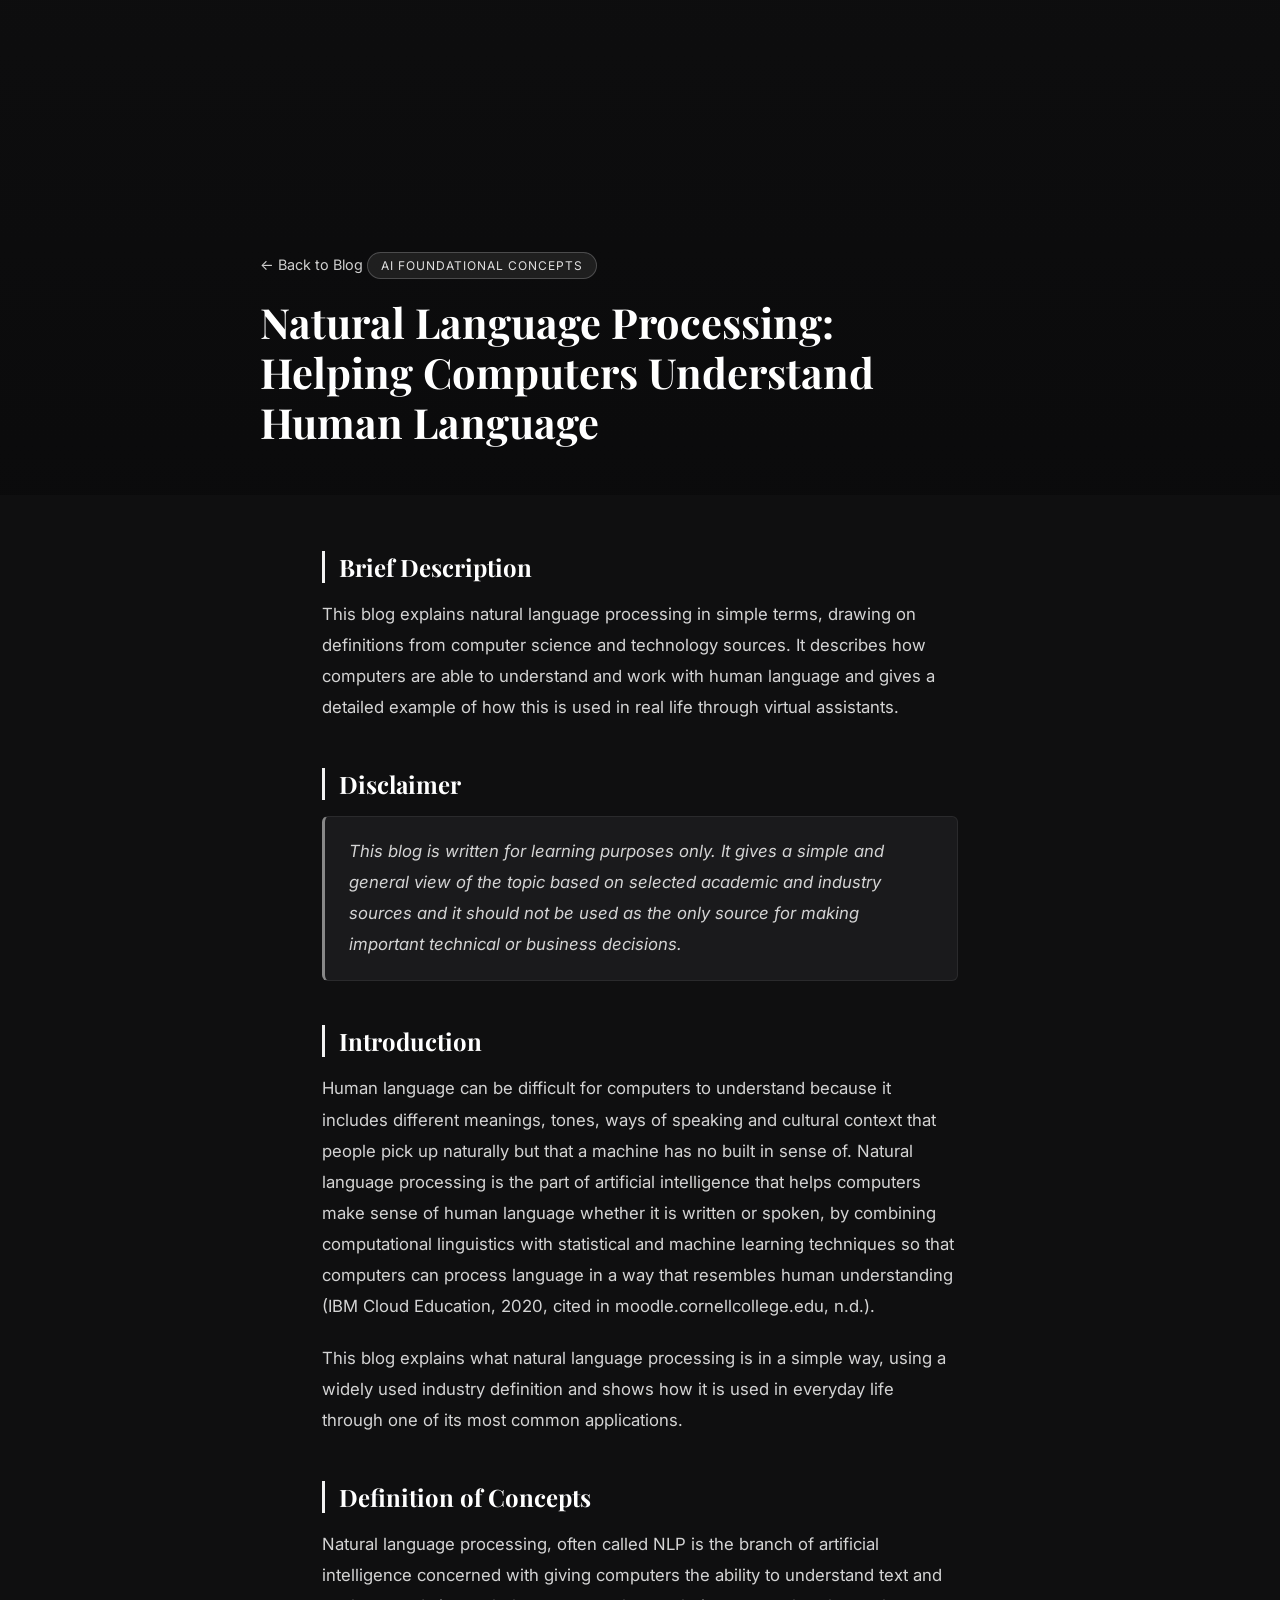
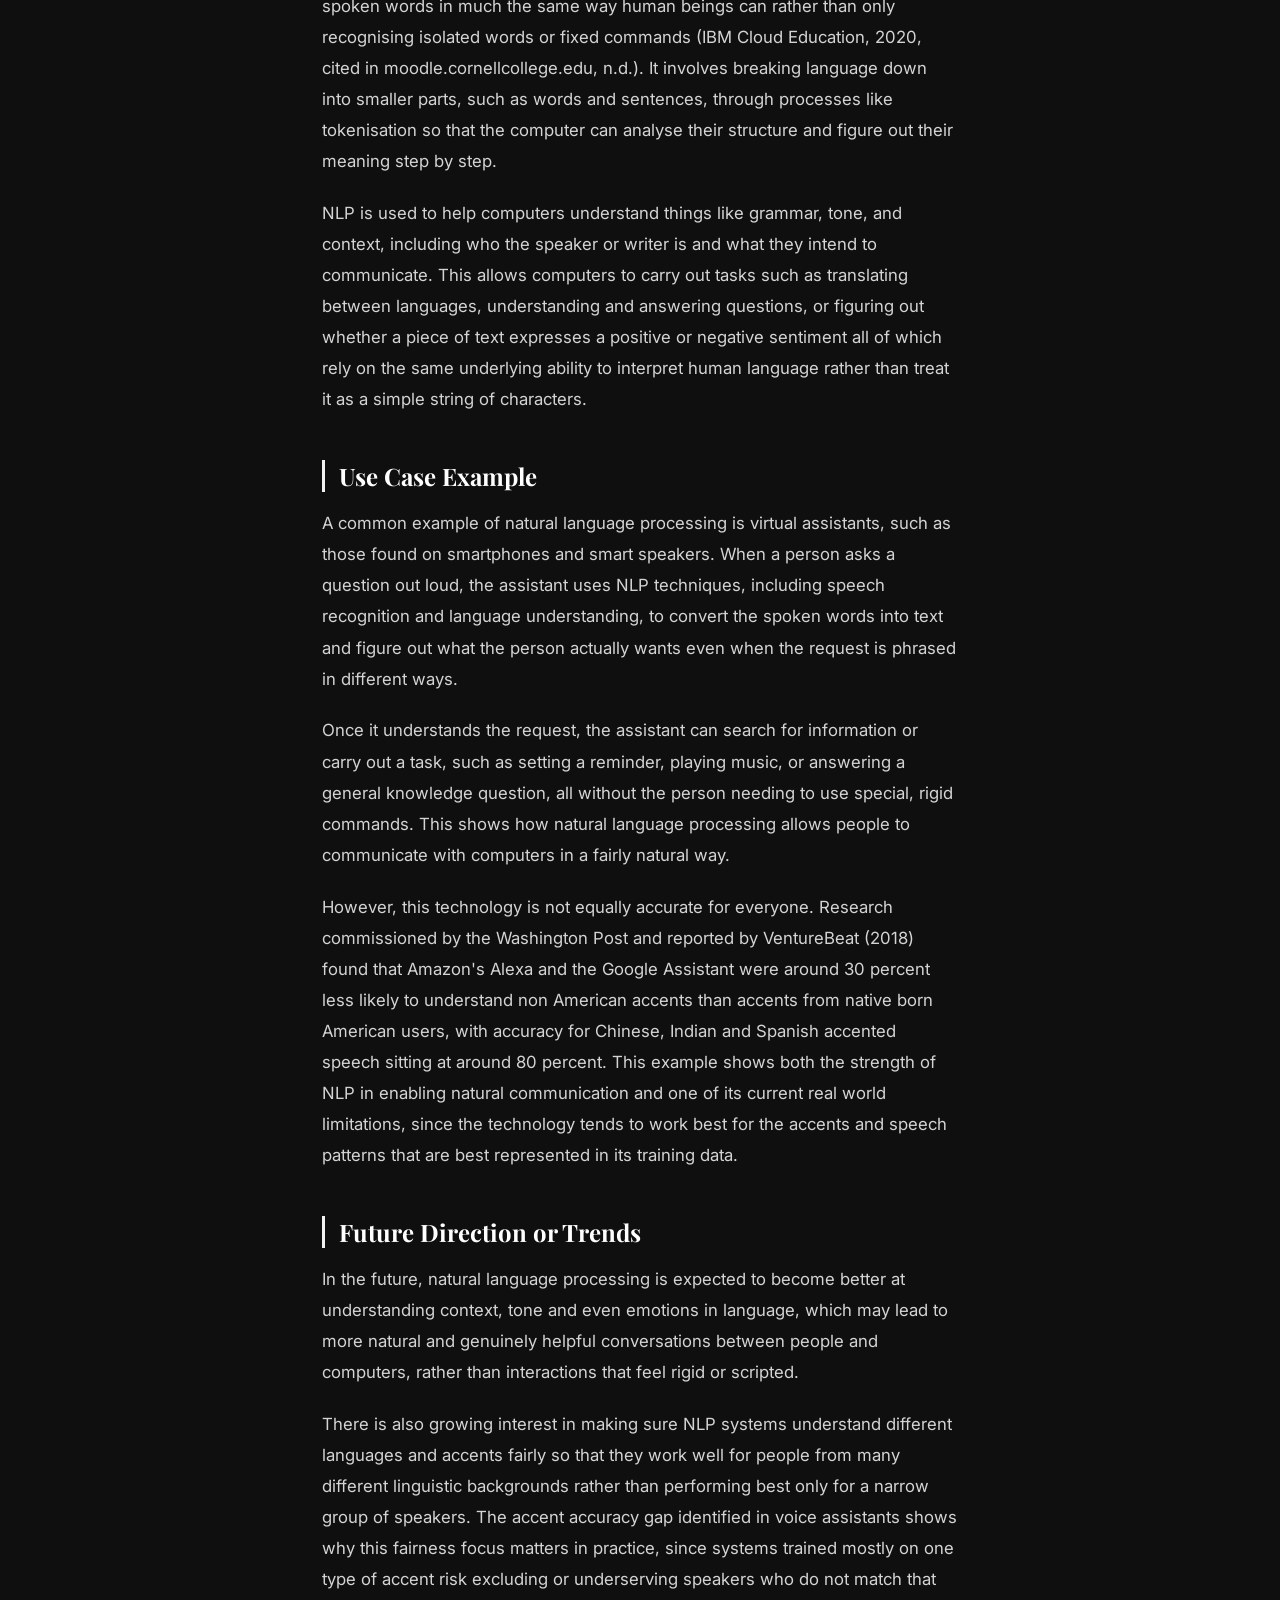
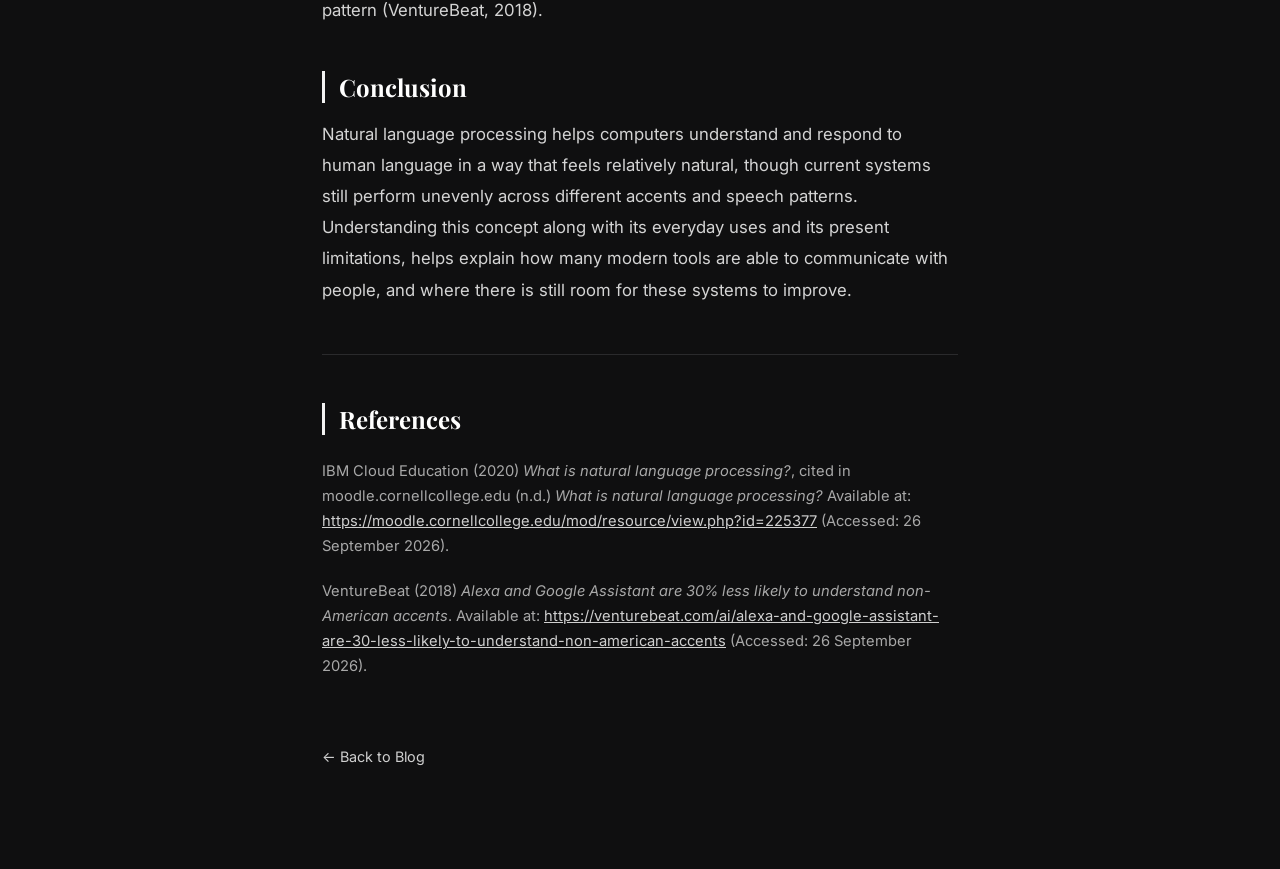
<file: posts/post4.html>
<!DOCTYPE html>
<html lang="en">
<head>
<meta charset="UTF-8">
<meta name="viewport" content="width=device-width, initial-scale=1.0">
<title>Natural Language Processing: Helping Computers Understand Human Language | My Blog</title>
<link rel="stylesheet" href="../style.css">
<link rel="preconnect" href="https://fonts.googleapis.com">
<link href="https://fonts.googleapis.com/css2?family=Playfair+Display:wght@600;700&family=Inter:wght@400;500&display=swap" rel="stylesheet">
<style>

  .article-hero {
    position: relative;
    height: 55vh;
    min-height: 380px;
    background: linear-gradient(rgba(10,10,11,0.35), rgba(10,10,11,0.85)),
                url('https://images.unsplash.com/photo-1536571195711-1b796f9f9f7f?auto=format&fit=crop&w=2000&q=80') center/cover no-repeat;
    display: flex;
    align-items: flex-end;
    padding: 3rem 2rem;
  }

  .article-hero-inner {
    max-width: 760px;
    margin: 0 auto;
    width: 100%;
  }

  .back-link {
    color: #cfcfcf;
    text-decoration: none;
    font-size: 0.9rem;
    display: inline-block;
    margin-bottom: 1.5rem;
    transition: color 0.2s ease;
  }
  .back-link:hover { color: #fff; }

  .article-tag {
    display: inline-block;
    background: rgba(255,255,255,0.08);
    border: 1px solid rgba(255,255,255,0.2);
    color: #e0e0e0;
    font-size: 0.75rem;
    letter-spacing: 1px;
    text-transform: uppercase;
    padding: 0.3rem 0.8rem;
    border-radius: 999px;
    margin-bottom: 1rem;
  }

  .article-hero h1 {
    font-family: 'Playfair Display', serif;
    font-size: 2.6rem;
    line-height: 1.2;
    color: #fff;
    max-width: 700px;
  }

  .article-body {
    max-width: 700px;
    margin: 0 auto;
    padding: 3.5rem 2rem 5rem;
  }

  .article-body h2 {
    font-family: 'Playfair Display', serif;
    font-size: 1.5rem;
    margin-top: 2.8rem;
    margin-bottom: 1rem;
    color: #fff;
    border-left: 3px solid #f2f2f2;
    padding-left: 0.9rem;
  }

  .article-body h2:first-of-type {
    margin-top: 0;
  }

  .article-body p {
    font-size: 1.05rem;
    line-height: 1.85;
    color: #d4d4d4;
    margin-bottom: 1.3rem;
  }

  .disclaimer-box {
    background: #1a1a1c;
    border: 1px solid #2a2a2c;
    border-left: 3px solid #888;
    border-radius: 6px;
    padding: 1.2rem 1.5rem;
    font-size: 0.95rem;
    color: #b5b5b5;
    font-style: italic;
  }

  .references-box {
    margin-top: 1rem;
    padding-top: 0.5rem;
  }

  .references-box p {
    font-size: 0.92rem;
    color: #a8a8a8;
    line-height: 1.7;
    word-break: break-word;
  }

  .references-box a {
    color: #cfcfcf;
  }

  hr.divider {
    border: none;
    border-top: 1px solid #2a2a2c;
    margin: 3rem 0;
  }
</style>
</head>
<body>

<div class="article-hero">
  <div class="article-hero-inner">
    <a class="back-link" href="../index.html">&larr; Back to Blog</a>
    <span class="article-tag">AI Foundational Concepts</span>
    <h1>Natural Language Processing: Helping Computers Understand Human Language</h1>
  </div>
</div>

<main class="article-body">

  <h2>Brief Description</h2>
  <p>This blog explains natural language processing in simple terms, drawing on definitions from computer science and technology sources. It describes how computers are able to understand and work with human language and gives a detailed example of how this is used in real life through virtual assistants.</p>

  <h2>Disclaimer</h2>
  <div class="disclaimer-box">
    <p style="margin-bottom:0;">This blog is written for learning purposes only. It gives a simple and general view of the topic based on selected academic and industry sources and it should not be used as the only source for making important technical or business decisions.</p>
  </div>

  <h2>Introduction</h2>
  <p>Human language can be difficult for computers to understand because it includes different meanings, tones, ways of speaking and cultural context that people pick up naturally but that a machine has no built in sense of. Natural language processing is the part of artificial intelligence that helps computers make sense of human language whether it is written or spoken, by combining computational linguistics with statistical and machine learning techniques so that computers can process language in a way that resembles human understanding (IBM Cloud Education, 2020, cited in moodle.cornellcollege.edu, n.d.).</p>
  <p>This blog explains what natural language processing is in a simple way, using a widely used industry definition and shows how it is used in everyday life through one of its most common applications.</p>

  <h2>Definition of Concepts</h2>
  <p>Natural language processing, often called NLP is the branch of artificial intelligence concerned with giving computers the ability to understand text and spoken words in much the same way human beings can rather than only recognising isolated words or fixed commands (IBM Cloud Education, 2020, cited in moodle.cornellcollege.edu, n.d.). It involves breaking language down into smaller parts, such as words and sentences, through processes like tokenisation so that the computer can analyse their structure and figure out their meaning step by step.</p>
  <p>NLP is used to help computers understand things like grammar, tone, and context, including who the speaker or writer is and what they intend to communicate. This allows computers to carry out tasks such as translating between languages, understanding and answering questions, or figuring out whether a piece of text expresses a positive or negative sentiment all of which rely on the same underlying ability to interpret human language rather than treat it as a simple string of characters.</p>

  <h2>Use Case Example</h2>
  <p>A common example of natural language processing is virtual assistants, such as those found on smartphones and smart speakers. When a person asks a question out loud, the assistant uses NLP techniques, including speech recognition and language understanding, to convert the spoken words into text and figure out what the person actually wants even when the request is phrased in different ways.</p>
  <p>Once it understands the request, the assistant can search for information or carry out a task, such as setting a reminder, playing music, or answering a general knowledge question, all without the person needing to use special, rigid commands. This shows how natural language processing allows people to communicate with computers in a fairly natural way.</p>
  <p>However, this technology is not equally accurate for everyone. Research commissioned by the Washington Post and reported by VentureBeat (2018) found that Amazon's Alexa and the Google Assistant were around 30 percent less likely to understand non American accents than accents from native born American users, with accuracy for Chinese, Indian and Spanish accented speech sitting at around 80 percent. This example shows both the strength of NLP in enabling natural communication and one of its current real world limitations, since the technology tends to work best for the accents and speech patterns that are best represented in its training data.</p>

  <h2>Future Direction or Trends</h2>
  <p>In the future, natural language processing is expected to become better at understanding context, tone and even emotions in language, which may lead to more natural and genuinely helpful conversations between people and computers, rather than interactions that feel rigid or scripted.</p>
  <p>There is also growing interest in making sure NLP systems understand different languages and accents fairly so that they work well for people from many different linguistic backgrounds rather than performing best only for a narrow group of speakers. The accent accuracy gap identified in voice assistants shows why this fairness focus matters in practice, since systems trained mostly on one type of accent risk excluding or underserving speakers who do not match that pattern (VentureBeat, 2018).</p>

  <h2>Conclusion</h2>
  <p>Natural language processing helps computers understand and respond to human language in a way that feels relatively natural, though current systems still perform unevenly across different accents and speech patterns. Understanding this concept along with its everyday uses and its present limitations, helps explain how many modern tools are able to communicate with people, and where there is still room for these systems to improve.</p>

  <hr class="divider">

  <h2>References</h2>
  <div class="references-box">
    <p>IBM Cloud Education (2020) <em>What is natural language processing?</em>, cited in moodle.cornellcollege.edu (n.d.) <em>What is natural language processing?</em> Available at: <a href="https://moodle.cornellcollege.edu/mod/resource/view.php?id=225377" target="_blank" rel="noopener">https://moodle.cornellcollege.edu/mod/resource/view.php?id=225377</a> (Accessed: 26 September 2026).</p>
    <p>VentureBeat (2018) <em>Alexa and Google Assistant are 30% less likely to understand non-American accents</em>. Available at: <a href="https://venturebeat.com/ai/alexa-and-google-assistant-are-30-less-likely-to-understand-non-american-accents" target="_blank" rel="noopener">https://venturebeat.com/ai/alexa-and-google-assistant-are-30-less-likely-to-understand-non-american-accents</a> (Accessed: 26 September 2026).</p>
  </div>

  <a class="back-link" href="../index.html" style="margin-top:3rem; display:inline-block;">&larr; Back to Blog</a>

</main>

</body>
</html>
</file>
<file: style.css>
* { margin: 0; padding: 0; box-sizing: border-box; }

body {
  font-family: 'Inter', sans-serif;
  background: #0f0f10;
  color: #f2f2f2;
}

.hero {
  height: 60vh;
  background: linear-gradient(rgba(0,0,0,0.5), rgba(0,0,0,0.6)),
              url('images/hero.jpg') center/cover no-repeat;
  display: flex;
  align-items: center;
  justify-content: center;
  text-align: center;
}

.hero-overlay h1 {
  font-family: 'Playfair Display', serif;
  font-size: 4rem;
  letter-spacing: 1px;
}

.hero-overlay p {
  margin-top: 0.75rem;
  font-size: 1.1rem;
  color: #d8d8d8;
}

.posts-grid {
  max-width: 1000px;
  margin: 4rem auto;
  padding: 0 2rem;
  display: grid;
  grid-template-columns: repeat(auto-fit, minmax(220px, 1fr));
  gap: 1.5rem;
}

.post-card {
  background: #1a1a1c;
  border: 1px solid #2a2a2c;
  border-radius: 12px;
  padding: 2rem 1.5rem;
  text-decoration: none;
  color: inherit;
  transition: transform 0.2s ease, border-color 0.2s ease;
}

.post-card:hover {
  transform: translateY(-4px);
  border-color: #f2f2f2;
}

.post-number {
  font-family: 'Playfair Display', serif;
  font-size: 1.5rem;
  color: #888;
}

.post-card h2 {
  margin-top: 0.5rem;
  font-family: 'Playfair Display', serif;
}

.post-card p {
  margin-top: 0.5rem;
  color: #aaa;
  font-size: 0.9rem;
}

footer {
  text-align: center;
  padding: 2rem;
  color: #777;
  font-size: 0.85rem;
}
</file>
